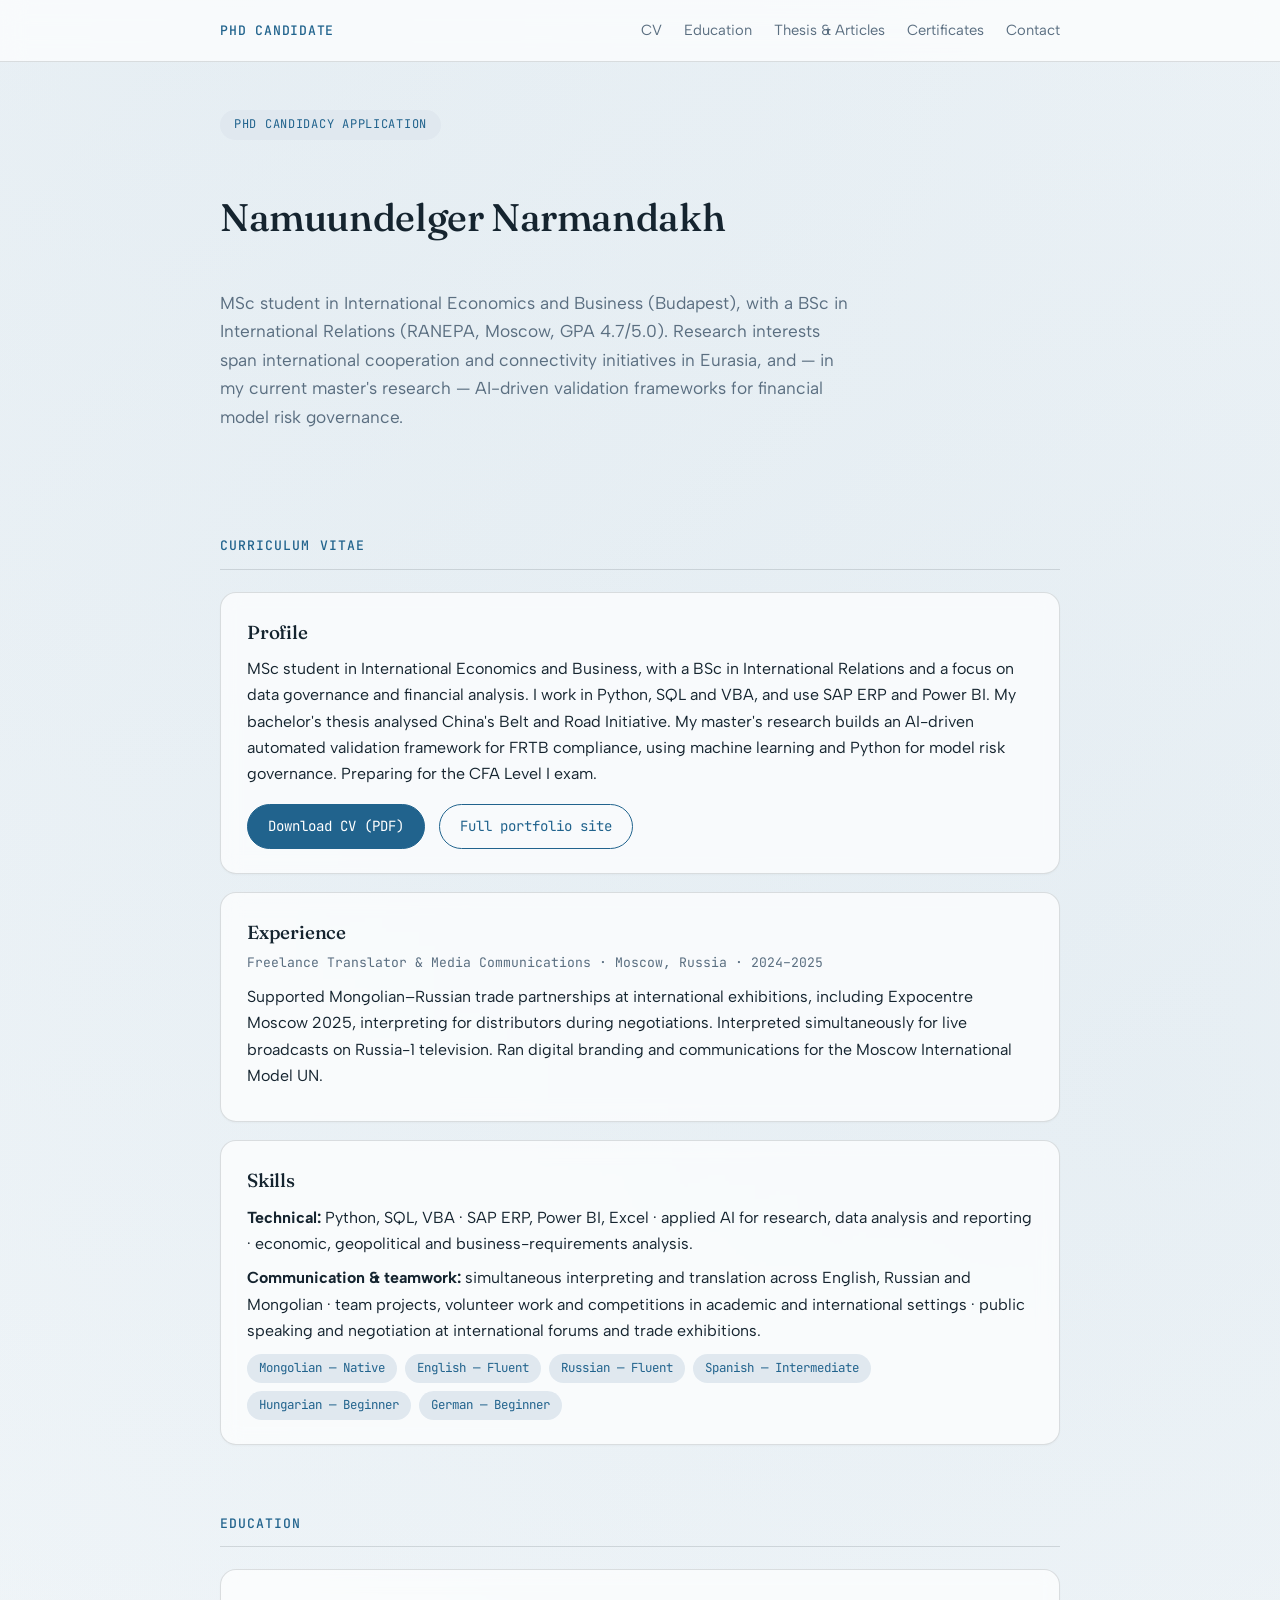
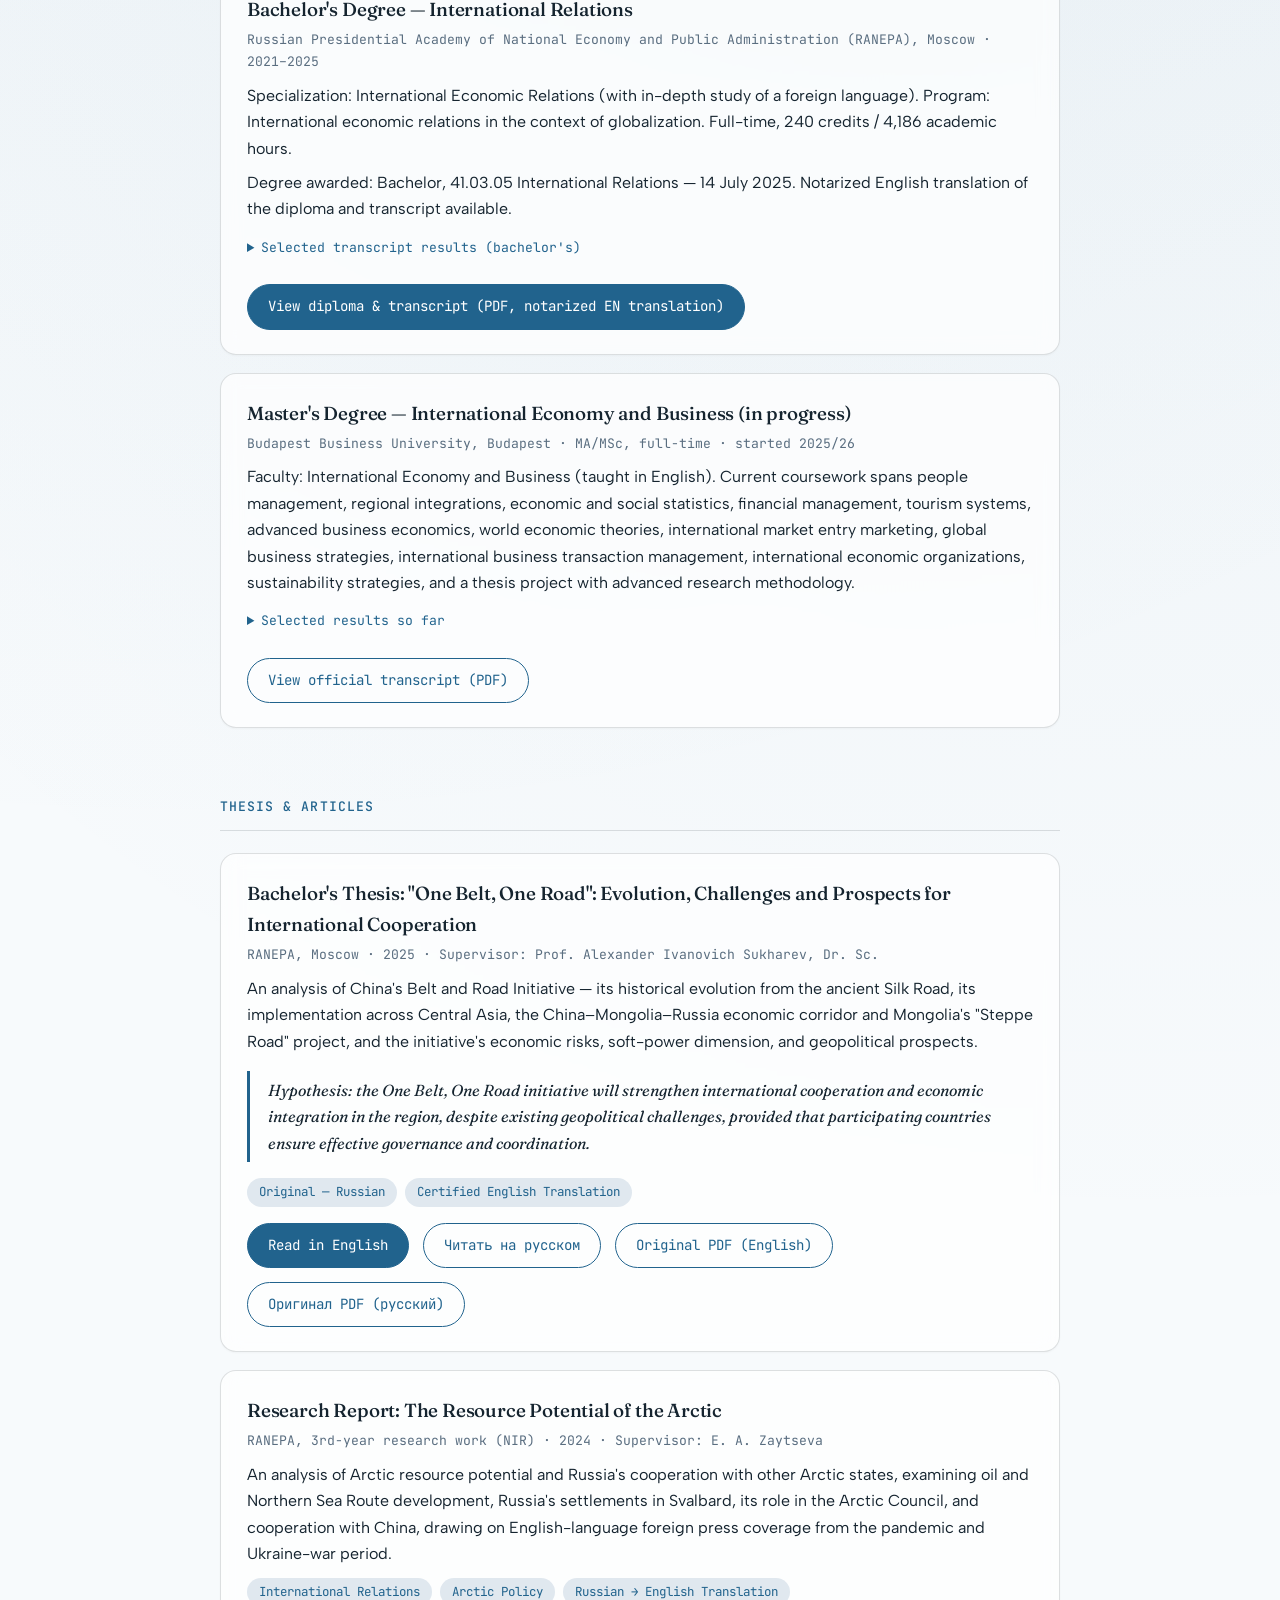
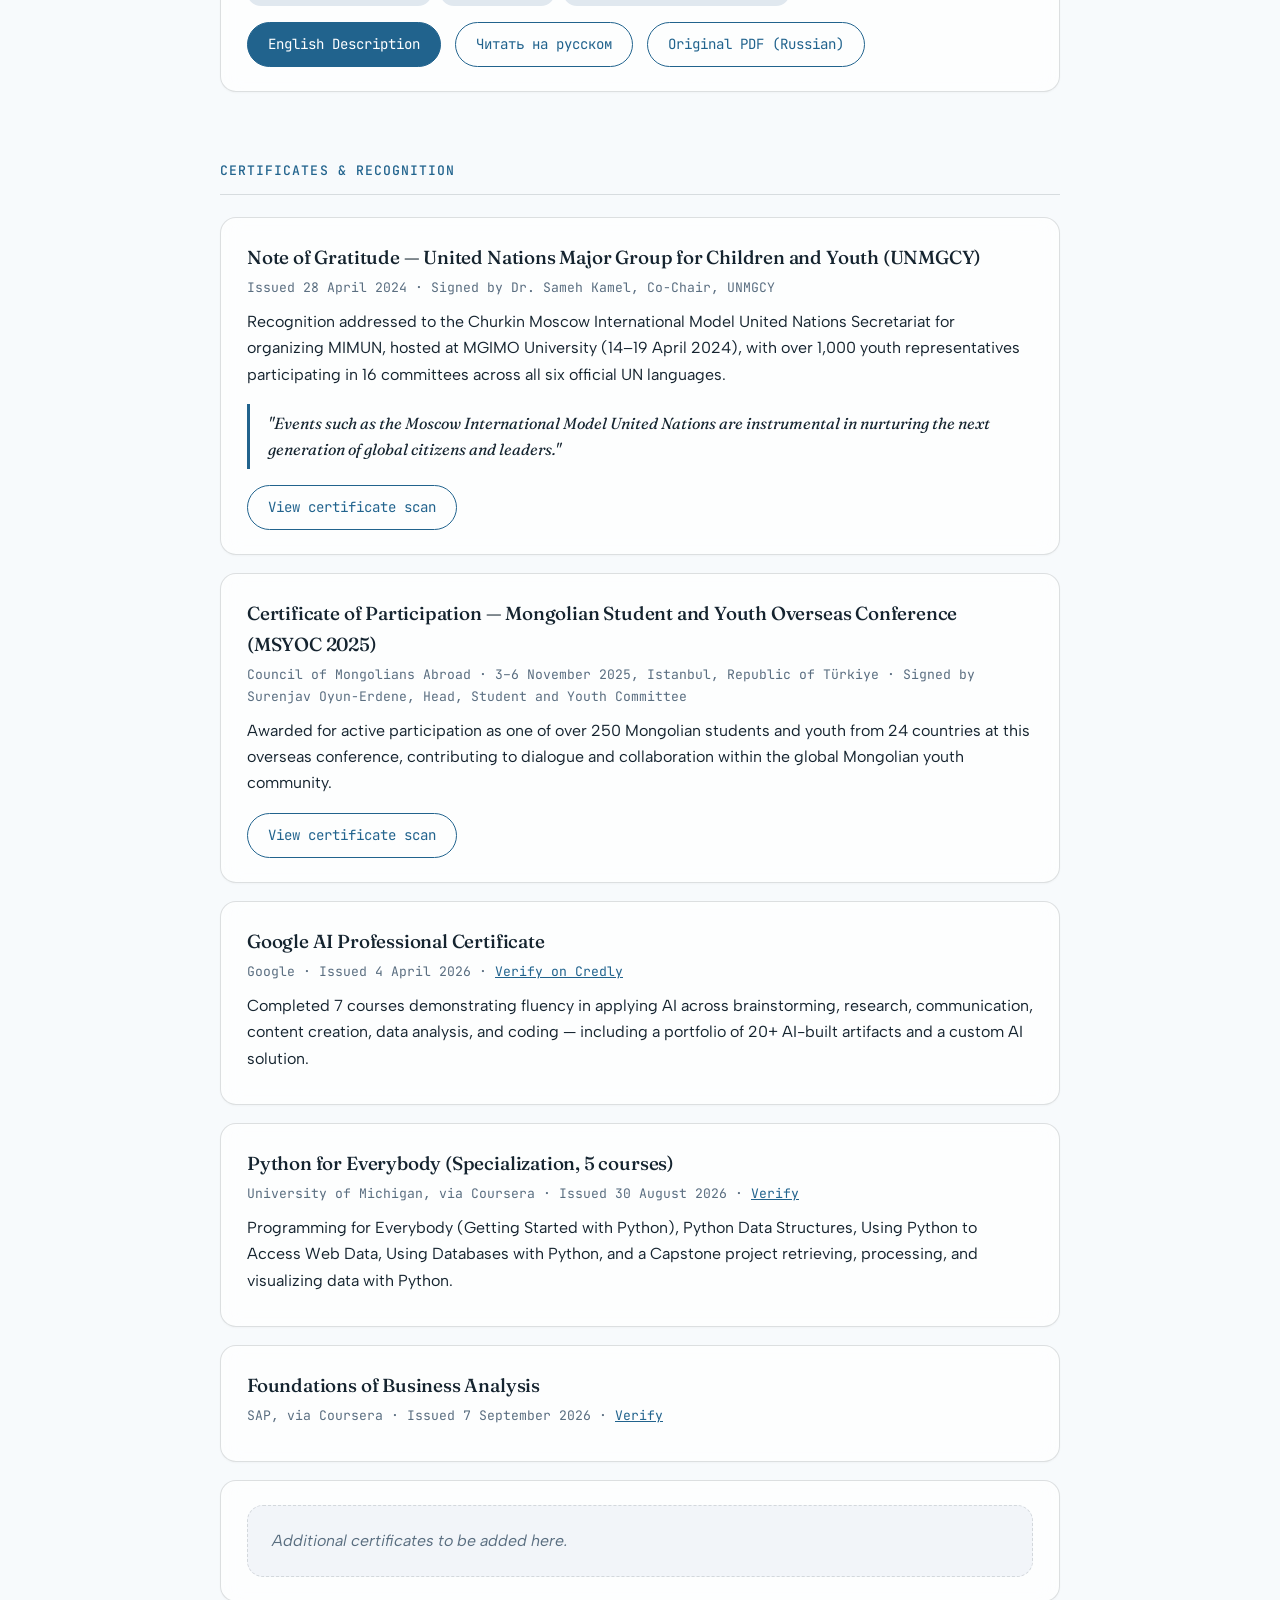
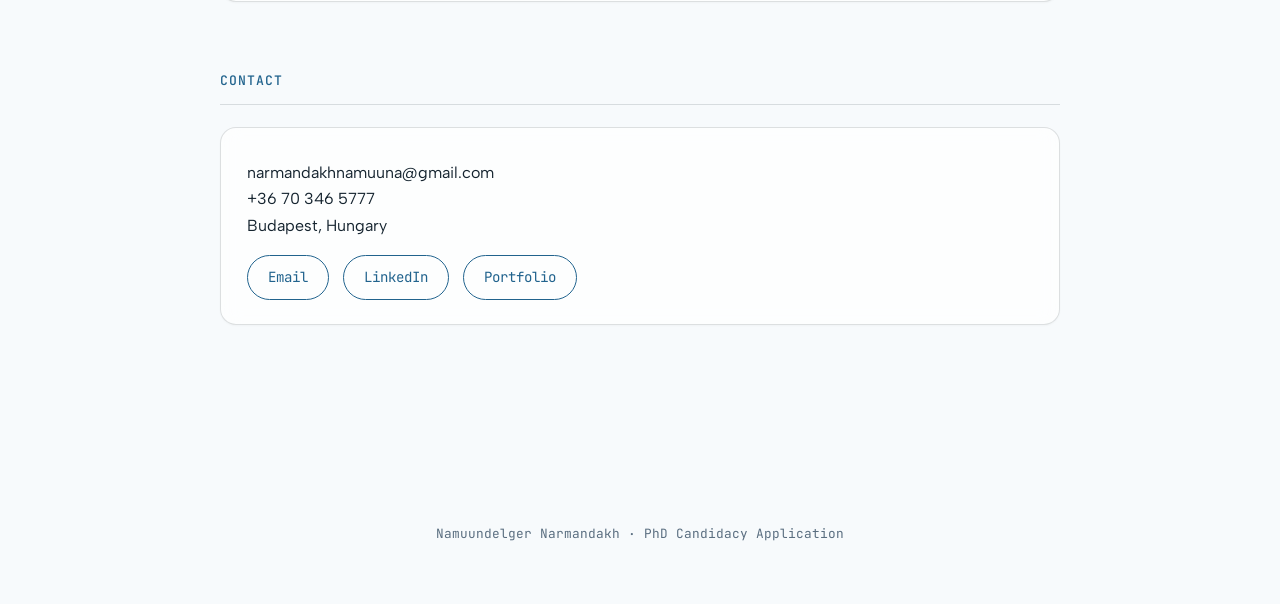
<file: index.html>
<!DOCTYPE html>
<html lang="en">
<head>
<meta charset="UTF-8">
<meta name="viewport" content="width=device-width, initial-scale=1.0">
<title>PhD Candidate — Namuundelger Narmandakh</title>
<link rel="stylesheet" href="style.css">
</head>
<body>

<header class="site">
  <nav class="site">
    <a class="brand" href="#top">PhD Candidate</a>
    <div class="links">
      <a href="#cv">CV</a>
      <a href="#education">Education</a>
      <a href="#thesis">Thesis &amp; Articles</a>
      <a href="#certificates">Certificates</a>
      <a href="#contact">Contact</a>
    </div>
  </nav>
</header>

<main id="top">

  <section id="intro">
    <div class="hero">
      <span class="tag">PhD Candidacy Application</span>
      <h1>Namuundelger Narmandakh</h1>
      <p class="subtitle">
        MSc student in International Economics and Business (Budapest), with a BSc in International Relations
        (RANEPA, Moscow, GPA 4.7/5.0). Research interests span international cooperation and connectivity
        initiatives in Eurasia, and — in my current master's research — AI-driven validation frameworks for
        financial model risk governance.
      </p>
    </div>
  </section>

  <section id="cv">
    <h2 class="section-title">Curriculum Vitae</h2>

    <div class="card">
      <h3>Profile</h3>
      <p>MSc student in International Economics and Business, with a BSc in International Relations and a focus on data governance and financial analysis. I work in Python, SQL and VBA, and use SAP ERP and Power BI. My bachelor's thesis analysed China's Belt and Road Initiative. My master's research builds an AI-driven automated validation framework for FRTB compliance, using machine learning and Python for model risk governance. Preparing for the CFA Level I exam.</p>
      <div class="doc-links">
        <a class="btn primary" href="documents/cv.pdf" target="_blank" rel="noopener">Download CV (PDF)</a>
        <a class="btn" href="https://namuundelger-nar.github.io/namuuna-portfolio/" target="_blank" rel="noopener">Full portfolio site</a>
      </div>
    </div>

    <div class="card">
      <h3>Experience</h3>
      <div class="meta">Freelance Translator &amp; Media Communications · Moscow, Russia · 2024–2025</div>
      <p>Supported Mongolian–Russian trade partnerships at international exhibitions, including Expocentre Moscow 2025, interpreting for distributors during negotiations. Interpreted simultaneously for live broadcasts on Russia-1 television. Ran digital branding and communications for the Moscow International Model UN.</p>
    </div>

    <div class="card">
      <h3>Skills</h3>
      <p><strong>Technical:</strong> Python, SQL, VBA · SAP ERP, Power BI, Excel · applied AI for research, data analysis and reporting · economic, geopolitical and business-requirements analysis.</p>
      <p><strong>Communication &amp; teamwork:</strong> simultaneous interpreting and translation across English, Russian and Mongolian · team projects, volunteer work and competitions in academic and international settings · public speaking and negotiation at international forums and trade exhibitions.</p>
      <div class="pill-list">
        <span class="pill">Mongolian — Native</span>
        <span class="pill">English — Fluent</span>
        <span class="pill">Russian — Fluent</span>
        <span class="pill">Spanish — Intermediate</span>
        <span class="pill">Hungarian — Beginner</span>
        <span class="pill">German — Beginner</span>
      </div>
    </div>
  </section>

  <section id="education">
    <h2 class="section-title">Education</h2>

    <div class="card">
      <h3>Bachelor's Degree — International Relations</h3>
      <div class="meta">Russian Presidential Academy of National Economy and Public Administration (RANEPA), Moscow · 2021–2025</div>
      <p>Specialization: International Economic Relations (with in-depth study of a foreign language). Program: International economic relations in the context of globalization. Full-time, 240 credits / 4,186 academic hours.</p>
      <p>Degree awarded: Bachelor, 41.03.05 International Relations — 14 July 2025. Notarized English translation of the diploma and transcript available.</p>

      <details class="courses">
        <summary>Selected transcript results (bachelor's)</summary>
        <div class="grade-row"><span>State exam</span><span class="grade">Excellent</span></div>
        <div class="grade-row"><span>State English language exam</span><span class="grade">Good</span></div>
        <div class="grade-row"><span>Bachelor's thesis — "One Belt, One Road": evolution, challenges, and prospects for international partnership</span><span class="grade">Good</span></div>
        <div class="grade-row"><span>International relations theory</span><span class="grade">Excellent</span></div>
        <div class="grade-row"><span>Fundamentals of international security</span><span class="grade">Excellent</span></div>
        <div class="grade-row"><span>International relations history</span><span class="grade">Excellent</span></div>
        <div class="grade-row"><span>Diplomacy theory and history</span><span class="grade">Credited</span></div>
        <div class="grade-row"><span>Global monetary and financial system</span><span class="grade">Excellent</span></div>
        <div class="grade-row"><span>International economic relations in the context of globalization</span><span class="grade">Excellent</span></div>
        <div class="grade-row"><span>Public international law</span><span class="grade">Excellent</span></div>
        <div class="grade-row"><span>Foreign economic relations of the Russian Federation in the global economy</span><span class="grade">Excellent</span></div>
        <div class="grade-row"><span>Macroeconomics</span><span class="grade">Good</span></div>
        <div class="grade-row"><span>Microeconomics</span><span class="grade">Good</span></div>
        <div class="grade-row"><span>English language</span><span class="grade">Good</span></div>
      </details>

      <div class="doc-links">
        <a class="btn primary" href="documents/bachelor-diploma-transcript.pdf" target="_blank" rel="noopener">View diploma &amp; transcript (PDF, notarized EN translation)</a>
      </div>
    </div>

    <div class="card">
      <h3>Master's Degree — International Economy and Business (in progress)</h3>
      <div class="meta">Budapest Business University, Budapest · MA/MSc, full-time · started 2025/26</div>
      <p>Faculty: International Economy and Business (taught in English). Current coursework spans people management, regional integrations, economic and social statistics, financial management, tourism systems, advanced business economics, world economic theories, international market entry marketing, global business strategies, international business transaction management, international economic organizations, sustainability strategies, and a thesis project with advanced research methodology.</p>

      <details class="courses">
        <summary>Selected results so far</summary>
        <div class="grade-row"><span>Business French 1</span><span class="grade">Distinction</span></div>
        <div class="grade-row"><span>Tourism System</span><span class="grade">Distinction</span></div>
        <div class="grade-row"><span>Marketing for International Market Entry</span><span class="grade">Distinction</span></div>
        <div class="grade-row"><span>Hungarian Language and Culture 2</span><span class="grade">Distinction</span></div>
        <div class="grade-row"><span>Short International Study Trip</span><span class="grade">Distinction</span></div>
        <div class="grade-row"><span>People Management</span><span class="grade">Good</span></div>
        <div class="grade-row"><span>Regional Integrations</span><span class="grade">Good</span></div>
        <div class="grade-row"><span>Economic and Social Statistics</span><span class="grade">Good</span></div>
        <div class="grade-row"><span>Financial Management</span><span class="grade">Good</span></div>
        <div class="grade-row"><span>Advanced Business Economics</span><span class="grade">Good</span></div>
      </details>

      <div class="doc-links">
        <a class="btn" href="documents/master-transcript.pdf" target="_blank" rel="noopener">View official transcript (PDF)</a>
      </div>
    </div>
  </section>

  <section id="thesis">
    <h2 class="section-title">Thesis &amp; Articles</h2>

    <div class="card">
      <h3>Bachelor's Thesis: "One Belt, One Road": Evolution, Challenges and Prospects for International Cooperation</h3>
      <div class="meta">RANEPA, Moscow · 2025 · Supervisor: Prof. Alexander Ivanovich Sukharev, Dr. Sc.</div>
      <p>An analysis of China's Belt and Road Initiative — its historical evolution from the ancient Silk Road, its implementation across Central Asia, the China–Mongolia–Russia economic corridor and Mongolia's "Steppe Road" project, and the initiative's economic risks, soft-power dimension, and geopolitical prospects.</p>
      <blockquote class="quote">
        Hypothesis: the One Belt, One Road initiative will strengthen international cooperation and economic integration in the region, despite existing geopolitical challenges, provided that participating countries ensure effective governance and coordination.
      </blockquote>
      <div class="pill-list">
        <span class="pill">Original — Russian</span>
        <span class="pill">Certified English Translation</span>
      </div>
      <div class="doc-links">
        <a class="btn primary" href="thesis-en.html">Read in English</a>
        <a class="btn" href="thesis-ru.html">Читать на русском</a>
        <a class="btn" href="documents/thesis-bachelor-english.pdf" target="_blank" rel="noopener">Original PDF (English)</a>
        <a class="btn" href="documents/thesis-bachelor-russian.pdf" target="_blank" rel="noopener">Оригинал PDF (русский)</a>
      </div>
    </div>

    <div class="card">
      <h3>Research Report: The Resource Potential of the Arctic</h3>
      <div class="meta">RANEPA, 3rd-year research work (NIR) · 2024 · Supervisor: E. A. Zaytseva</div>
      <p>An analysis of Arctic resource potential and Russia's cooperation with other Arctic states, examining oil and Northern Sea Route development, Russia's settlements in Svalbard, its role in the Arctic Council, and cooperation with China, drawing on English-language foreign press coverage from the pandemic and Ukraine-war period.</p>
      <div class="pill-list">
        <span class="pill">International Relations</span>
        <span class="pill">Arctic Policy</span>
        <span class="pill">Russian → English Translation</span>
      </div>
      <div class="doc-links">
        <a class="btn primary" href="article-arctic-en.html">English Description</a>
        <a class="btn" href="article-arctic-ru.html">Читать на русском</a>
        <a class="btn" href="documents/article-arctic-russian.pdf" target="_blank" rel="noopener">Original PDF (Russian)</a>
      </div>
    </div>
  </section>

  <section id="certificates">
    <h2 class="section-title">Certificates &amp; Recognition</h2>

    <div class="card">
      <h3>Note of Gratitude — United Nations Major Group for Children and Youth (UNMGCY)</h3>
      <div class="meta">Issued 28 April 2024 · Signed by Dr. Sameh Kamel, Co-Chair, UNMGCY</div>
      <p>Recognition addressed to the Churkin Moscow International Model United Nations Secretariat for organizing MIMUN, hosted at MGIMO University (14–19 April 2024), with over 1,000 youth representatives participating in 16 committees across all six official UN languages.</p>
      <blockquote class="quote">
        "Events such as the Moscow International Model United Nations are instrumental in nurturing the next generation of global citizens and leaders."
      </blockquote>
      <div class="doc-links">
        <a class="btn" href="documents/certificate-un-mgcy.jpeg" target="_blank" rel="noopener">View certificate scan</a>
      </div>
    </div>

    <div class="card">
      <h3>Certificate of Participation — Mongolian Student and Youth Overseas Conference (MSYOC 2025)</h3>
      <div class="meta">Council of Mongolians Abroad · 3–6 November 2025, Istanbul, Republic of Türkiye · Signed by Surenjav Oyun-Erdene, Head, Student and Youth Committee</div>
      <p>Awarded for active participation as one of over 250 Mongolian students and youth from 24 countries at this overseas conference, contributing to dialogue and collaboration within the global Mongolian youth community.</p>
      <div class="doc-links">
        <a class="btn" href="documents/certificate-msyoc.jpeg" target="_blank" rel="noopener">View certificate scan</a>
      </div>
    </div>

    <div class="card">
      <h3>Google AI Professional Certificate</h3>
      <div class="meta">Google · Issued 4 April 2026 · <a href="https://www.credly.com/badges/3c840d97-50ba-4e13-8a5b-e2792e243e48" target="_blank" rel="noopener">Verify on Credly</a></div>
      <p>Completed 7 courses demonstrating fluency in applying AI across brainstorming, research, communication, content creation, data analysis, and coding — including a portfolio of 20+ AI-built artifacts and a custom AI solution.</p>
    </div>

    <div class="card">
      <h3>Python for Everybody (Specialization, 5 courses)</h3>
      <div class="meta">University of Michigan, via Coursera · Issued 30 August 2026 · <a href="https://coursera.org/verify/specialization/KN868US6DROI" target="_blank" rel="noopener">Verify</a></div>
      <p>Programming for Everybody (Getting Started with Python), Python Data Structures, Using Python to Access Web Data, Using Databases with Python, and a Capstone project retrieving, processing, and visualizing data with Python.</p>
    </div>

    <div class="card">
      <h3>Foundations of Business Analysis</h3>
      <div class="meta">SAP, via Coursera · Issued 7 September 2026 · <a href="https://coursera.org/verify/I5CQJOSL0JWA" target="_blank" rel="noopener">Verify</a></div>
    </div>

    <div class="card">
      <div class="placeholder">
        Additional certificates to be added here.
      </div>
    </div>
  </section>

  <section id="contact">
    <h2 class="section-title">Contact</h2>
    <div class="card">
      <p>narmandakhnamuuna@gmail.com<br>
      +36 70 346 5777<br>
      Budapest, Hungary</p>
      <div class="doc-links">
        <a class="btn" href="mailto:narmandakhnamuuna@gmail.com">Email</a>
        <a class="btn" href="https://www.linkedin.com/in/namuundelger/" target="_blank" rel="noopener">LinkedIn</a>
        <a class="btn" href="https://namuundelger-nar.github.io/namuuna-portfolio/" target="_blank" rel="noopener">Portfolio</a>
      </div>
    </div>
  </section>

</main>

<footer class="site">
  Namuundelger Narmandakh · PhD Candidacy Application
</footer>

</body>
</html>
</file>
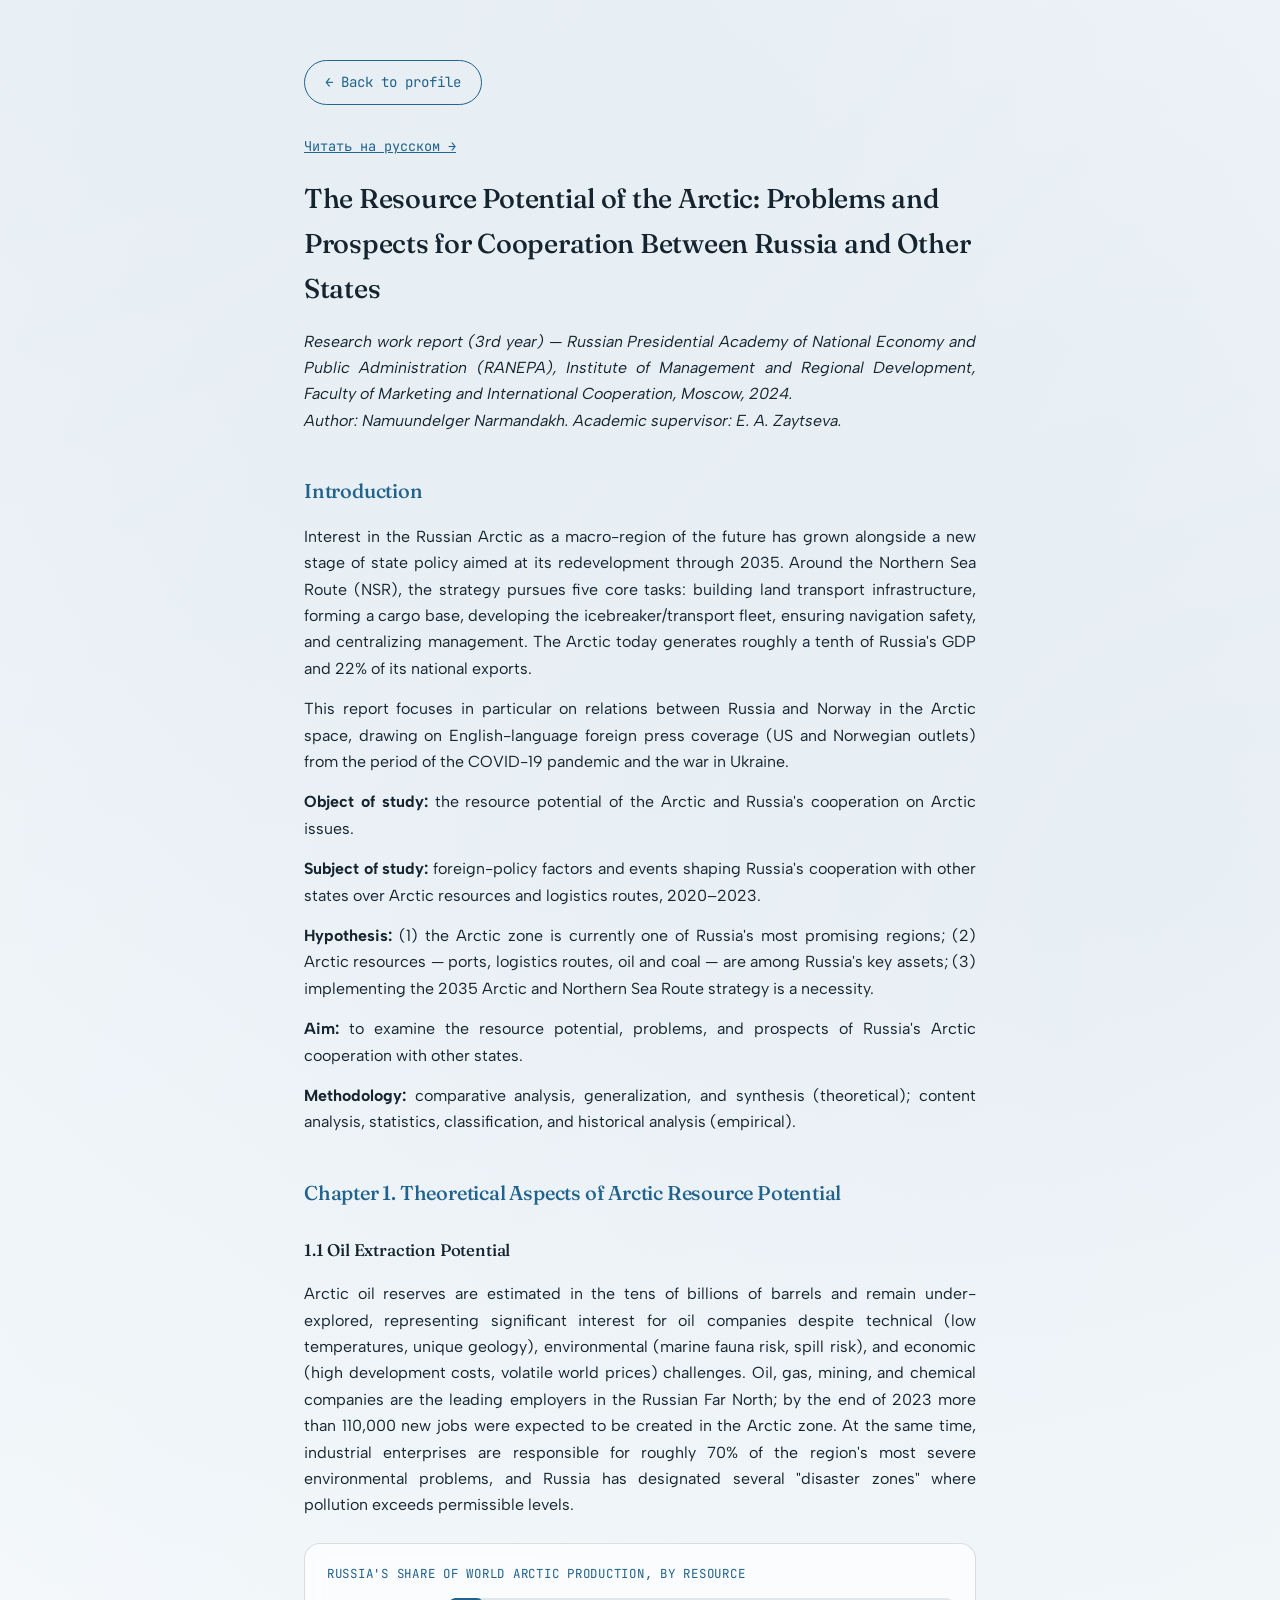
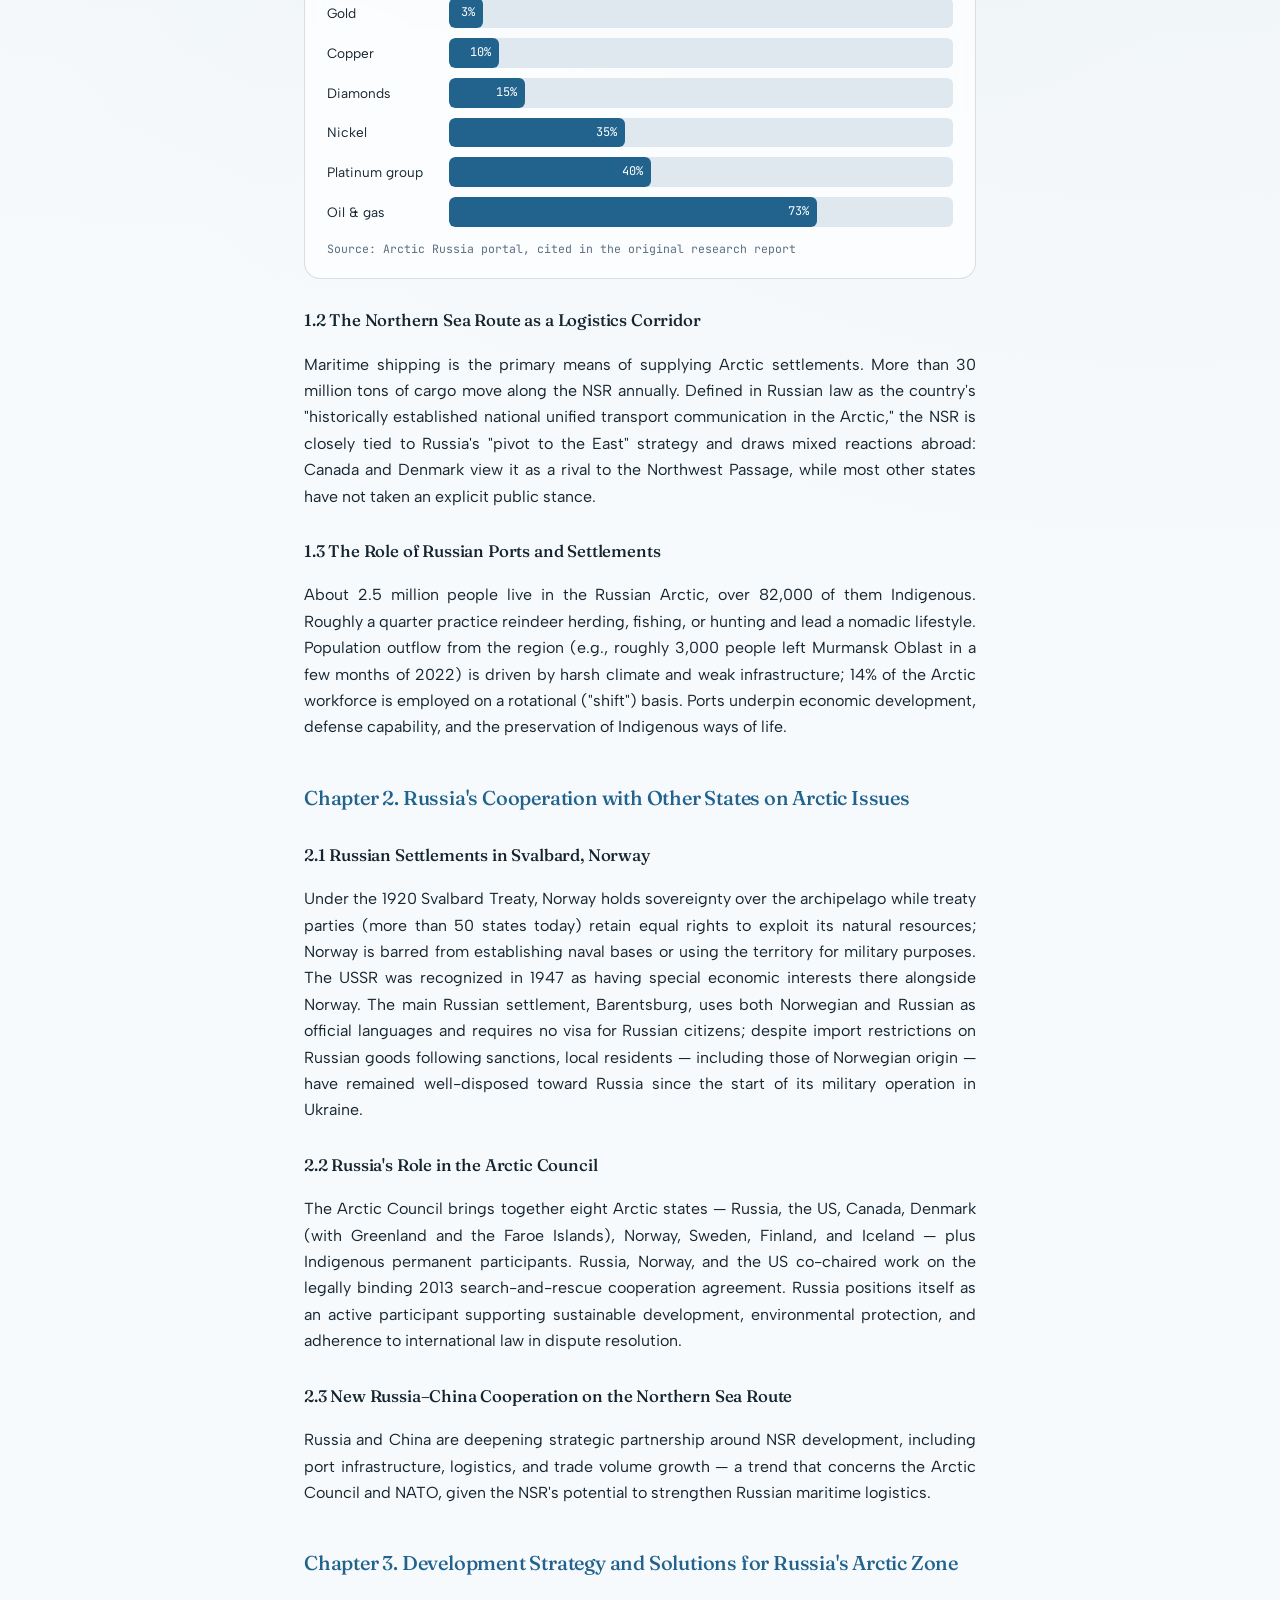
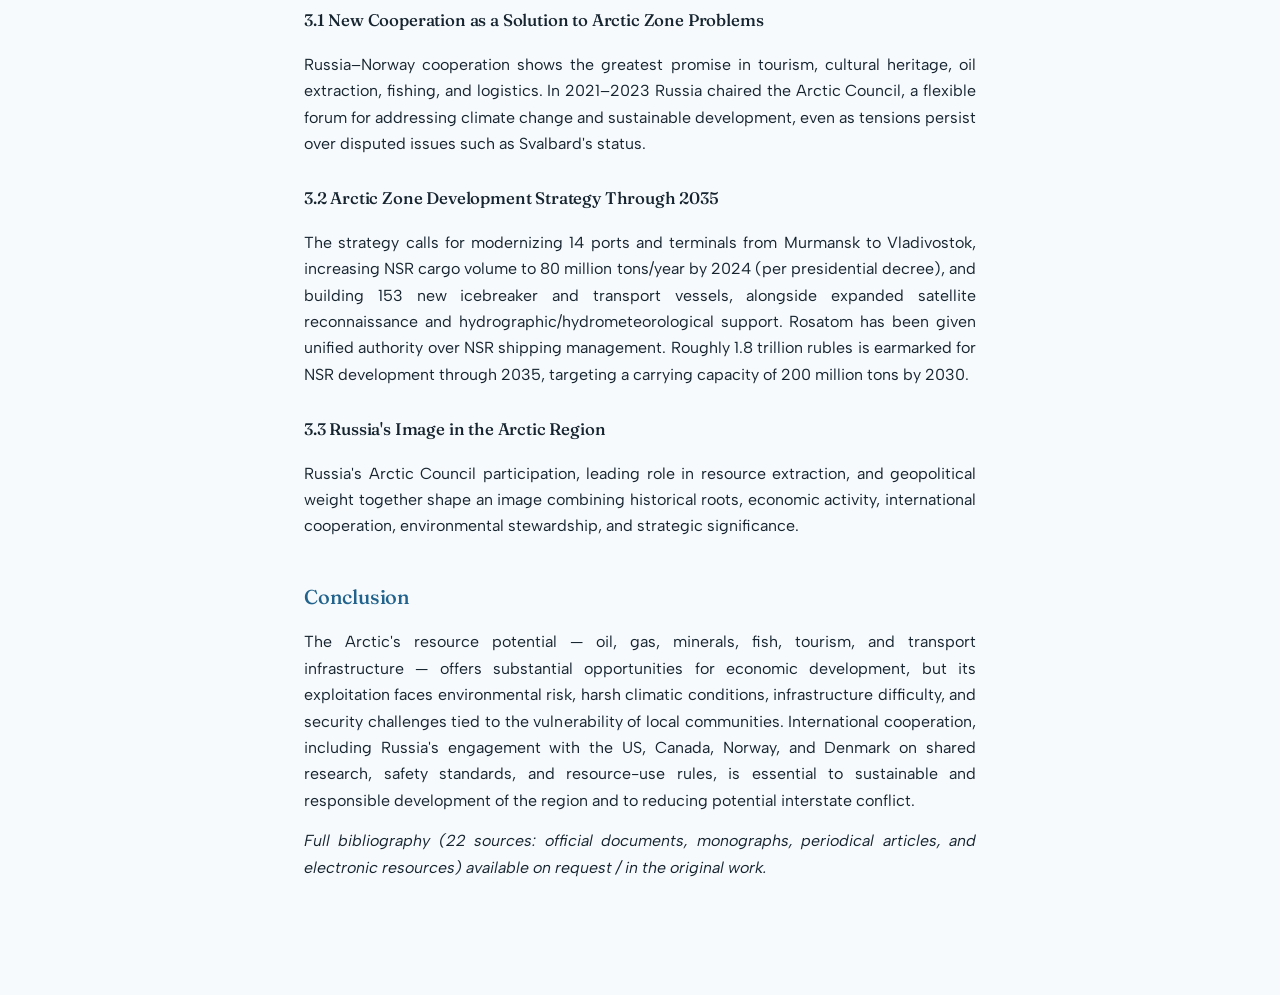
<file: article-arctic-en.html>
<!DOCTYPE html>
<html lang="en">
<head>
<meta charset="UTF-8">
<meta name="viewport" content="width=device-width, initial-scale=1.0">
<title>Research Report: Arctic Resource Potential (English) — Namuundelger Narmandakh</title>
<link rel="stylesheet" href="style.css">
</head>
<body>
<div class="thesis-doc">
  <a class="back-link btn" href="index.html#thesis">&larr; Back to profile</a>
  <div class="lang-switch"><a href="article-arctic-ru.html">Читать на русском →</a></div>

  <h1>The Resource Potential of the Arctic: Problems and Prospects for Cooperation Between Russia and Other States</h1>
  <p><em>Research work report (3rd year) — Russian Presidential Academy of National Economy and Public Administration (RANEPA), Institute of Management and Regional Development, Faculty of Marketing and International Cooperation, Moscow, 2024.<br>
  Author: Namuundelger Narmandakh. Academic supervisor: E. A. Zaytseva.</em></p>

  <h2>Introduction</h2>
  <p>Interest in the Russian Arctic as a macro-region of the future has grown alongside a new stage of state policy aimed at its redevelopment through 2035. Around the Northern Sea Route (NSR), the strategy pursues five core tasks: building land transport infrastructure, forming a cargo base, developing the icebreaker/transport fleet, ensuring navigation safety, and centralizing management. The Arctic today generates roughly a tenth of Russia's GDP and 22% of its national exports.</p>
  <p>This report focuses in particular on relations between Russia and Norway in the Arctic space, drawing on English-language foreign press coverage (US and Norwegian outlets) from the period of the COVID-19 pandemic and the war in Ukraine.</p>

  <p><strong>Object of study:</strong> the resource potential of the Arctic and Russia's cooperation on Arctic issues.</p>
  <p><strong>Subject of study:</strong> foreign-policy factors and events shaping Russia's cooperation with other states over Arctic resources and logistics routes, 2020–2023.</p>
  <p><strong>Hypothesis:</strong> (1) the Arctic zone is currently one of Russia's most promising regions; (2) Arctic resources — ports, logistics routes, oil and coal — are among Russia's key assets; (3) implementing the 2035 Arctic and Northern Sea Route strategy is a necessity.</p>
  <p><strong>Aim:</strong> to examine the resource potential, problems, and prospects of Russia's Arctic cooperation with other states.</p>
  <p><strong>Methodology:</strong> comparative analysis, generalization, and synthesis (theoretical); content analysis, statistics, classification, and historical analysis (empirical).</p>

  <h2>Chapter 1. Theoretical Aspects of Arctic Resource Potential</h2>
  <h3>1.1 Oil Extraction Potential</h3>
  <p>Arctic oil reserves are estimated in the tens of billions of barrels and remain under-explored, representing significant interest for oil companies despite technical (low temperatures, unique geology), environmental (marine fauna risk, spill risk), and economic (high development costs, volatile world prices) challenges. Oil, gas, mining, and chemical companies are the leading employers in the Russian Far North; by the end of 2023 more than 110,000 new jobs were expected to be created in the Arctic zone. At the same time, industrial enterprises are responsible for roughly 70% of the region's most severe environmental problems, and Russia has designated several "disaster zones" where pollution exceeds permissible levels.</p>

  <figure class="infographic">
    <figcaption class="infographic-title">Russia's share of world Arctic production, by resource</figcaption>
    <div class="bar-chart">
      <div class="bar-row"><span class="bar-label">Gold</span><div class="bar-track"><div class="bar-fill" style="width:3%">3%</div></div></div>
      <div class="bar-row"><span class="bar-label">Copper</span><div class="bar-track"><div class="bar-fill" style="width:10%">10%</div></div></div>
      <div class="bar-row"><span class="bar-label">Diamonds</span><div class="bar-track"><div class="bar-fill" style="width:15%">15%</div></div></div>
      <div class="bar-row"><span class="bar-label">Nickel</span><div class="bar-track"><div class="bar-fill" style="width:35%">35%</div></div></div>
      <div class="bar-row"><span class="bar-label">Platinum group</span><div class="bar-track"><div class="bar-fill" style="width:40%">40%</div></div></div>
      <div class="bar-row"><span class="bar-label">Oil &amp; gas</span><div class="bar-track"><div class="bar-fill" style="width:73%">73%</div></div></div>
    </div>
    <figcaption class="infographic-source">Source: Arctic Russia portal, cited in the original research report</figcaption>
  </figure>

  <h3>1.2 The Northern Sea Route as a Logistics Corridor</h3>
  <p>Maritime shipping is the primary means of supplying Arctic settlements. More than 30 million tons of cargo move along the NSR annually. Defined in Russian law as the country's "historically established national unified transport communication in the Arctic," the NSR is closely tied to Russia's "pivot to the East" strategy and draws mixed reactions abroad: Canada and Denmark view it as a rival to the Northwest Passage, while most other states have not taken an explicit public stance.</p>

  <h3>1.3 The Role of Russian Ports and Settlements</h3>
  <p>About 2.5 million people live in the Russian Arctic, over 82,000 of them Indigenous. Roughly a quarter practice reindeer herding, fishing, or hunting and lead a nomadic lifestyle. Population outflow from the region (e.g., roughly 3,000 people left Murmansk Oblast in a few months of 2022) is driven by harsh climate and weak infrastructure; 14% of the Arctic workforce is employed on a rotational ("shift") basis. Ports underpin economic development, defense capability, and the preservation of Indigenous ways of life.</p>

  <h2>Chapter 2. Russia's Cooperation with Other States on Arctic Issues</h2>
  <h3>2.1 Russian Settlements in Svalbard, Norway</h3>
  <p>Under the 1920 Svalbard Treaty, Norway holds sovereignty over the archipelago while treaty parties (more than 50 states today) retain equal rights to exploit its natural resources; Norway is barred from establishing naval bases or using the territory for military purposes. The USSR was recognized in 1947 as having special economic interests there alongside Norway. The main Russian settlement, Barentsburg, uses both Norwegian and Russian as official languages and requires no visa for Russian citizens; despite import restrictions on Russian goods following sanctions, local residents — including those of Norwegian origin — have remained well-disposed toward Russia since the start of its military operation in Ukraine.</p>

  <h3>2.2 Russia's Role in the Arctic Council</h3>
  <p>The Arctic Council brings together eight Arctic states — Russia, the US, Canada, Denmark (with Greenland and the Faroe Islands), Norway, Sweden, Finland, and Iceland — plus Indigenous permanent participants. Russia, Norway, and the US co-chaired work on the legally binding 2013 search-and-rescue cooperation agreement. Russia positions itself as an active participant supporting sustainable development, environmental protection, and adherence to international law in dispute resolution.</p>

  <h3>2.3 New Russia–China Cooperation on the Northern Sea Route</h3>
  <p>Russia and China are deepening strategic partnership around NSR development, including port infrastructure, logistics, and trade volume growth — a trend that concerns the Arctic Council and NATO, given the NSR's potential to strengthen Russian maritime logistics.</p>

  <h2>Chapter 3. Development Strategy and Solutions for Russia's Arctic Zone</h2>
  <h3>3.1 New Cooperation as a Solution to Arctic Zone Problems</h3>
  <p>Russia–Norway cooperation shows the greatest promise in tourism, cultural heritage, oil extraction, fishing, and logistics. In 2021–2023 Russia chaired the Arctic Council, a flexible forum for addressing climate change and sustainable development, even as tensions persist over disputed issues such as Svalbard's status.</p>

  <h3>3.2 Arctic Zone Development Strategy Through 2035</h3>
  <p>The strategy calls for modernizing 14 ports and terminals from Murmansk to Vladivostok, increasing NSR cargo volume to 80 million tons/year by 2024 (per presidential decree), and building 153 new icebreaker and transport vessels, alongside expanded satellite reconnaissance and hydrographic/hydrometeorological support. Rosatom has been given unified authority over NSR shipping management. Roughly 1.8 trillion rubles is earmarked for NSR development through 2035, targeting a carrying capacity of 200 million tons by 2030.</p>

  <h3>3.3 Russia's Image in the Arctic Region</h3>
  <p>Russia's Arctic Council participation, leading role in resource extraction, and geopolitical weight together shape an image combining historical roots, economic activity, international cooperation, environmental stewardship, and strategic significance.</p>

  <h2>Conclusion</h2>
  <p>The Arctic's resource potential — oil, gas, minerals, fish, tourism, and transport infrastructure — offers substantial opportunities for economic development, but its exploitation faces environmental risk, harsh climatic conditions, infrastructure difficulty, and security challenges tied to the vulnerability of local communities. International cooperation, including Russia's engagement with the US, Canada, Norway, and Denmark on shared research, safety standards, and resource-use rules, is essential to sustainable and responsible development of the region and to reducing potential interstate conflict.</p>

  <p><em>Full bibliography (22 sources: official documents, monographs, periodical articles, and electronic resources) available on request / in the original work.</em></p>

</div>
</body>
</html>
</file>
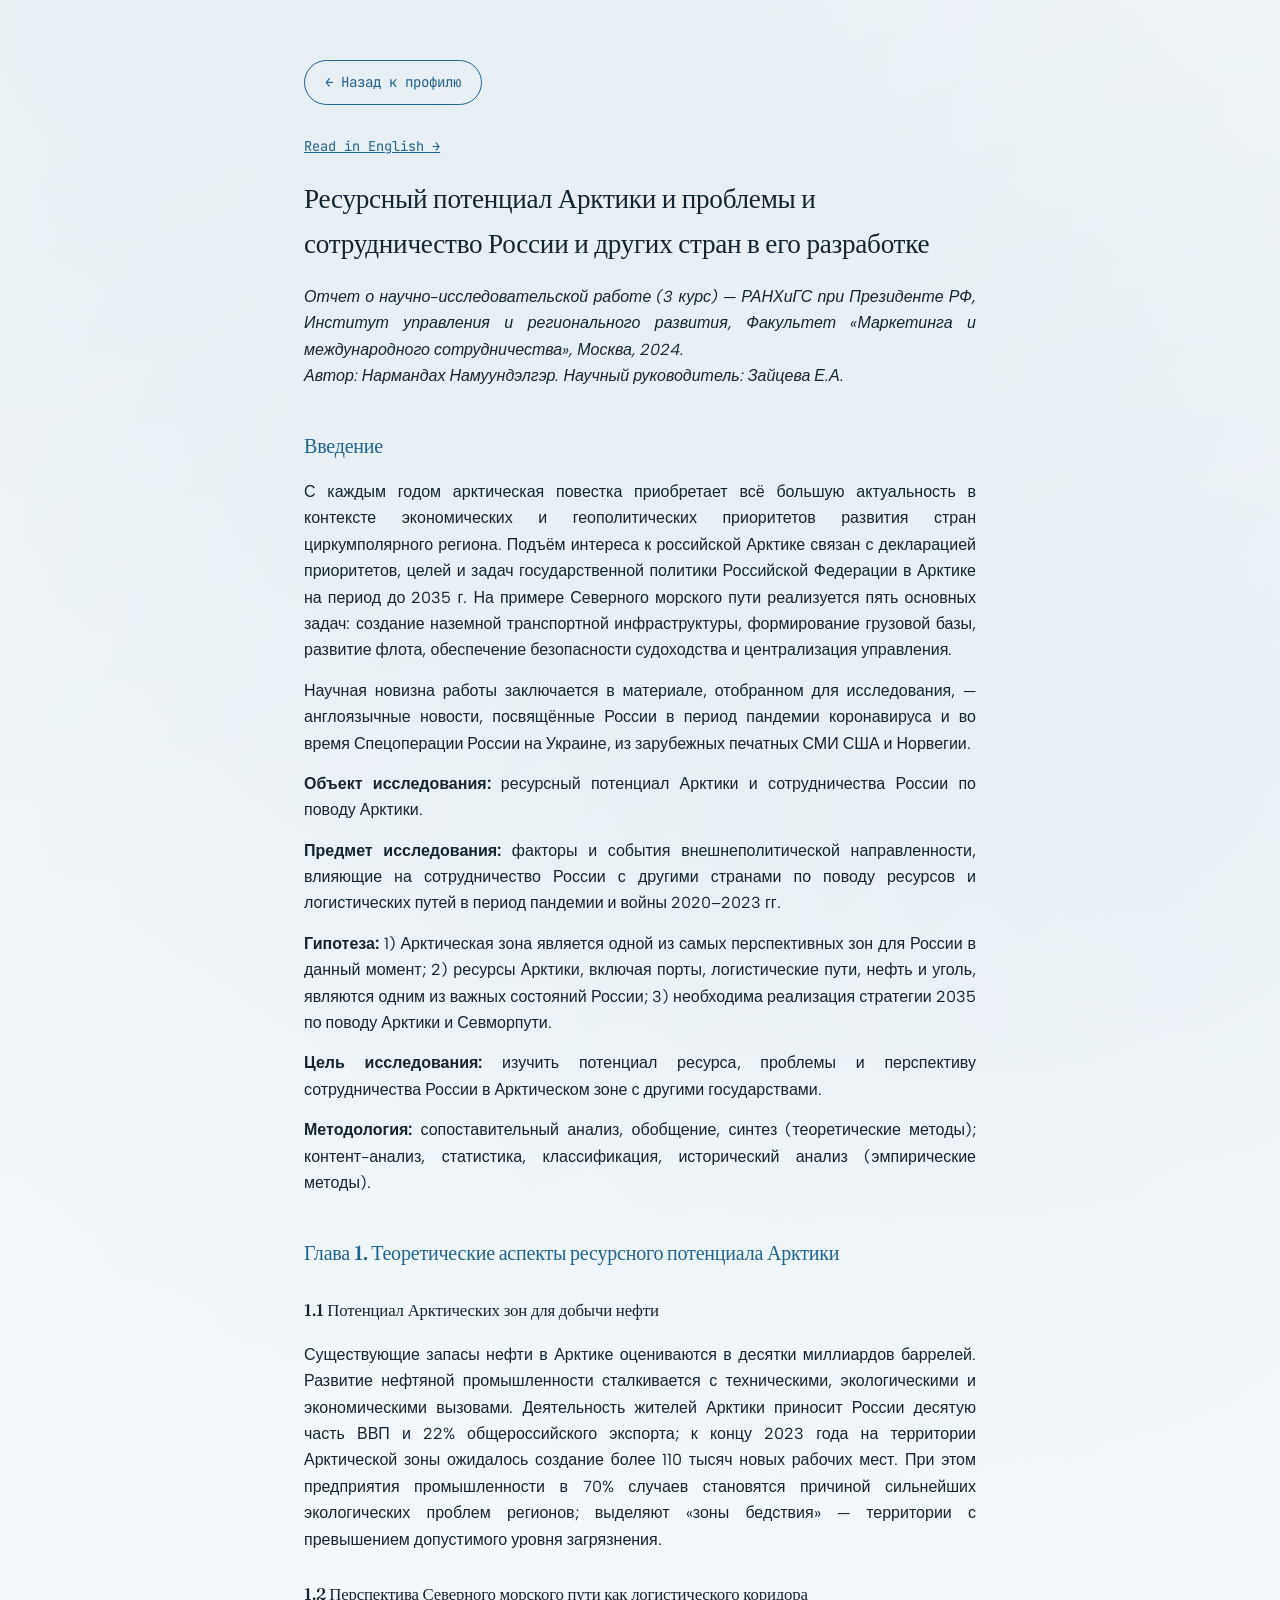
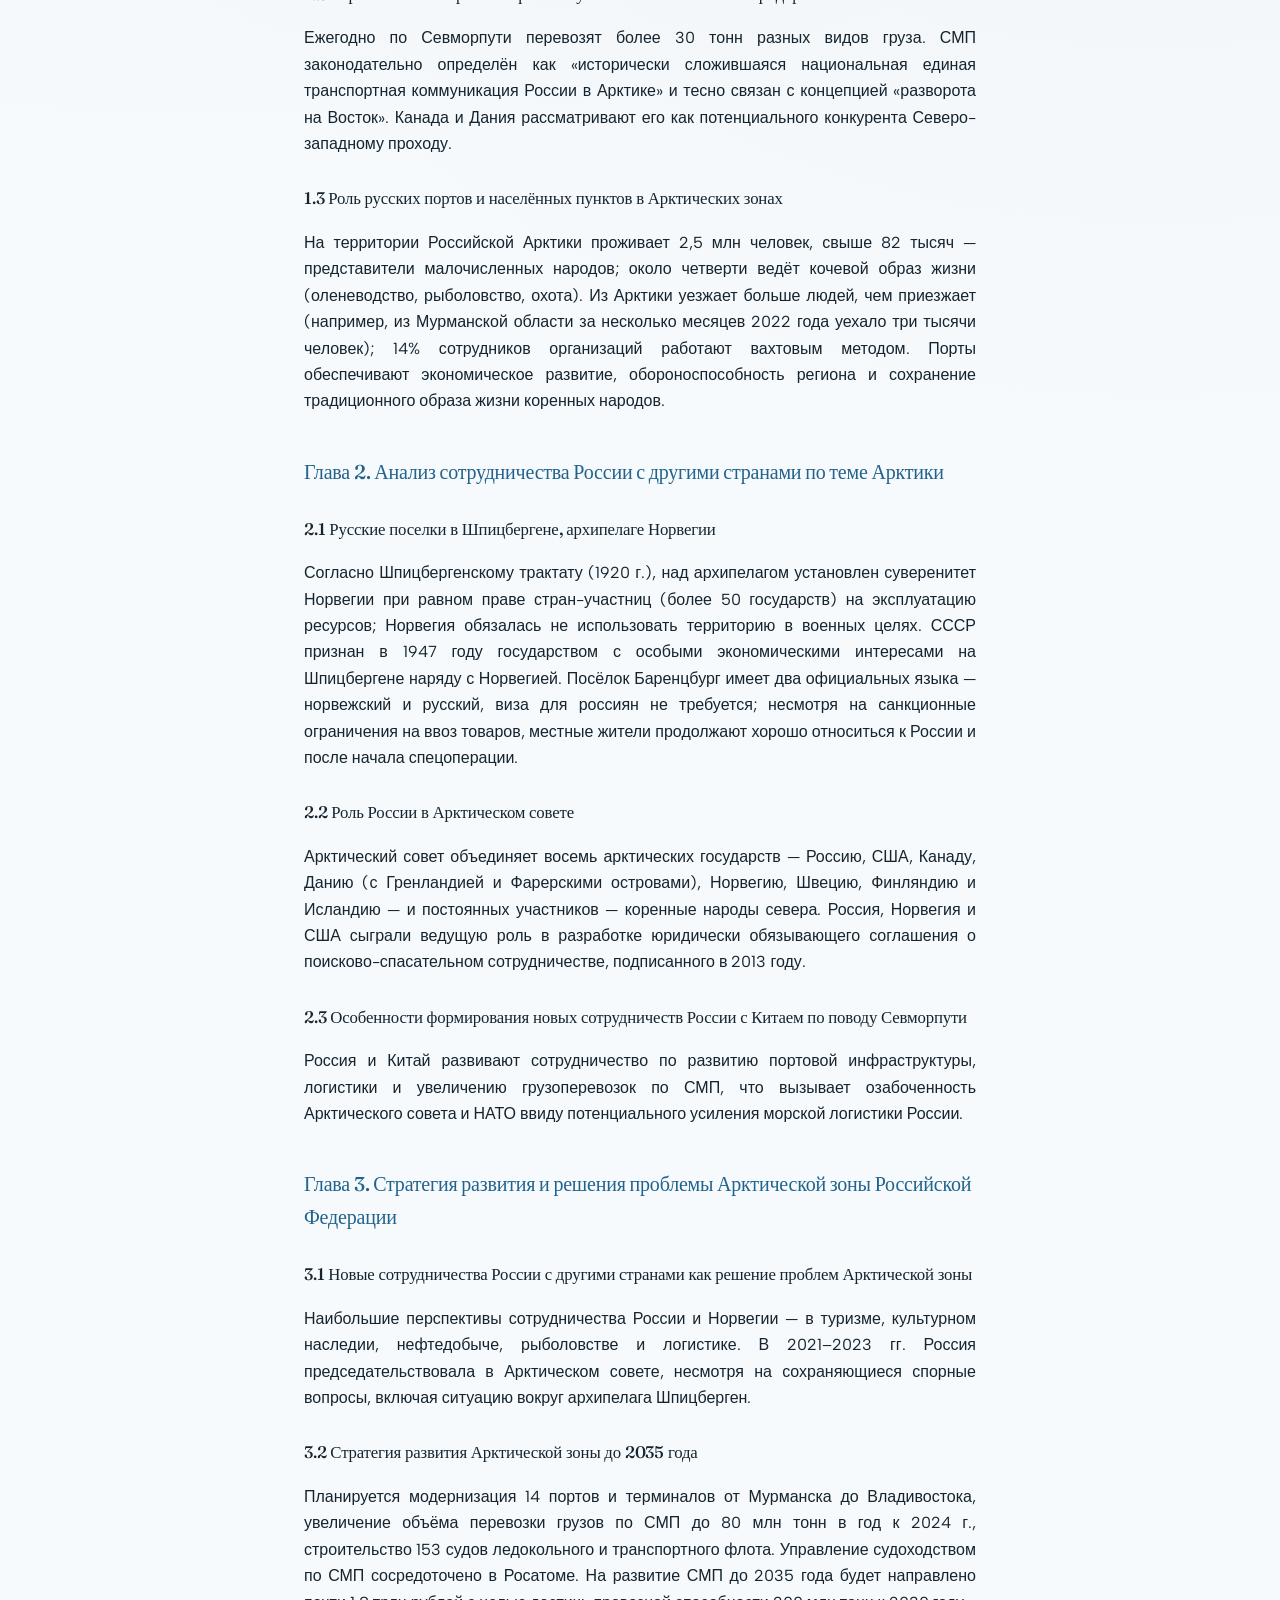
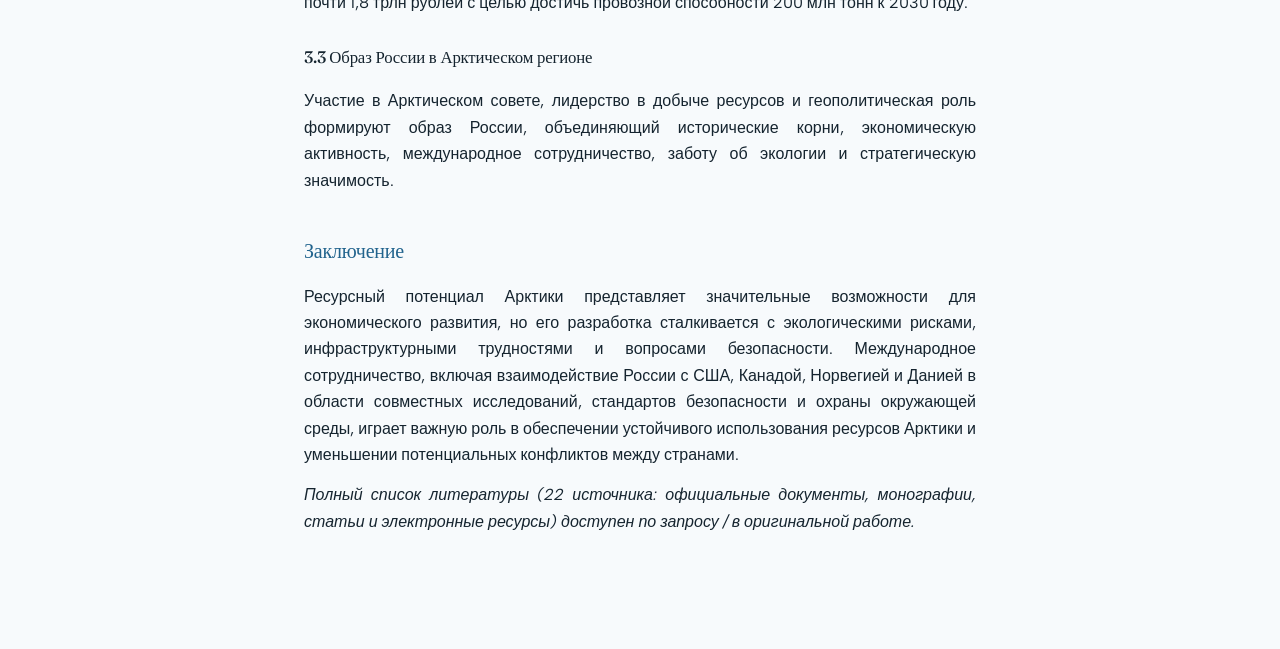
<file: article-arctic-ru.html>
<!DOCTYPE html>
<html lang="ru">
<head>
<meta charset="UTF-8">
<meta name="viewport" content="width=device-width, initial-scale=1.0">
<title>Отчет о НИР: Ресурсный потенциал Арктики — Нармандах Намуундэлгэр</title>
<link rel="stylesheet" href="style.css">
</head>
<body>
<div class="thesis-doc">
  <a class="back-link btn" href="index.html#thesis">&larr; Назад к профилю</a>
  <div class="lang-switch"><a href="article-arctic-en.html">Read in English →</a></div>

  <h1>Ресурсный потенциал Арктики и проблемы и сотрудничество России и других стран в его разработке</h1>
  <p><em>Отчет о научно-исследовательской работе (3 курс) — РАНХиГС при Президенте РФ, Институт управления и регионального развития, Факультет «Маркетинга и международного сотрудничества», Москва, 2024.<br>
  Автор: Нармандах Намуундэлгэр. Научный руководитель: Зайцева Е.А.</em></p>

  <h2>Введение</h2>
  <p>С каждым годом арктическая повестка приобретает всё большую актуальность в контексте экономических и геополитических приоритетов развития стран циркумполярного региона. Подъём интереса к российской Арктике связан с декларацией приоритетов, целей и задач государственной политики Российской Федерации в Арктике на период до 2035 г. На примере Северного морского пути реализуется пять основных задач: создание наземной транспортной инфраструктуры, формирование грузовой базы, развитие флота, обеспечение безопасности судоходства и централизация управления.</p>
  <p>Научная новизна работы заключается в материале, отобранном для исследования, — англоязычные новости, посвящённые России в период пандемии коронавируса и во время Спецоперации России на Украине, из зарубежных печатных СМИ США и Норвегии.</p>

  <p><strong>Объект исследования:</strong> ресурсный потенциал Арктики и сотрудничества России по поводу Арктики.</p>
  <p><strong>Предмет исследования:</strong> факторы и события внешнеполитической направленности, влияющие на сотрудничество России с другими странами по поводу ресурсов и логистических путей в период пандемии и войны 2020–2023 гг.</p>
  <p><strong>Гипотеза:</strong> 1) Арктическая зона является одной из самых перспективных зон для России в данный момент; 2) ресурсы Арктики, включая порты, логистические пути, нефть и уголь, являются одним из важных состояний России; 3) необходима реализация стратегии 2035 по поводу Арктики и Севморпути.</p>
  <p><strong>Цель исследования:</strong> изучить потенциал ресурса, проблемы и перспективу сотрудничества России в Арктическом зоне с другими государствами.</p>
  <p><strong>Методология:</strong> сопоставительный анализ, обобщение, синтез (теоретические методы); контент-анализ, статистика, классификация, исторический анализ (эмпирические методы).</p>

  <h2>Глава 1. Теоретические аспекты ресурсного потенциала Арктики</h2>
  <h3>1.1 Потенциал Арктических зон для добычи нефти</h3>
  <p>Существующие запасы нефти в Арктике оцениваются в десятки миллиардов баррелей. Развитие нефтяной промышленности сталкивается с техническими, экологическими и экономическими вызовами. Деятельность жителей Арктики приносит России десятую часть ВВП и 22% общероссийского экспорта; к концу 2023 года на территории Арктической зоны ожидалось создание более 110 тысяч новых рабочих мест. При этом предприятия промышленности в 70% случаев становятся причиной сильнейших экологических проблем регионов; выделяют «зоны бедствия» — территории с превышением допустимого уровня загрязнения.</p>

  <h3>1.2 Перспектива Северного морского пути как логистического коридора</h3>
  <p>Ежегодно по Севморпути перевозят более 30 тонн разных видов груза. СМП законодательно определён как «исторически сложившаяся национальная единая транспортная коммуникация России в Арктике» и тесно связан с концепцией «разворота на Восток». Канада и Дания рассматривают его как потенциального конкурента Северо-западному проходу.</p>

  <h3>1.3 Роль русских портов и населённых пунктов в Арктических зонах</h3>
  <p>На территории Российской Арктики проживает 2,5 млн человек, свыше 82 тысяч — представители малочисленных народов; около четверти ведёт кочевой образ жизни (оленеводство, рыболовство, охота). Из Арктики уезжает больше людей, чем приезжает (например, из Мурманской области за несколько месяцев 2022 года уехало три тысячи человек); 14% сотрудников организаций работают вахтовым методом. Порты обеспечивают экономическое развитие, обороноспособность региона и сохранение традиционного образа жизни коренных народов.</p>

  <h2>Глава 2. Анализ сотрудничества России с другими странами по теме Арктики</h2>
  <h3>2.1 Русские поселки в Шпицбергене, архипелаге Норвегии</h3>
  <p>Согласно Шпицбергенскому трактату (1920 г.), над архипелагом установлен суверенитет Норвегии при равном праве стран-участниц (более 50 государств) на эксплуатацию ресурсов; Норвегия обязалась не использовать территорию в военных целях. СССР признан в 1947 году государством с особыми экономическими интересами на Шпицбергене наряду с Норвегией. Посёлок Баренцбург имеет два официальных языка — норвежский и русский, виза для россиян не требуется; несмотря на санкционные ограничения на ввоз товаров, местные жители продолжают хорошо относиться к России и после начала спецоперации.</p>

  <h3>2.2 Роль России в Арктическом совете</h3>
  <p>Арктический совет объединяет восемь арктических государств — Россию, США, Канаду, Данию (с Гренландией и Фарерскими островами), Норвегию, Швецию, Финляндию и Исландию — и постоянных участников — коренные народы севера. Россия, Норвегия и США сыграли ведущую роль в разработке юридически обязывающего соглашения о поисково-спасательном сотрудничестве, подписанного в 2013 году.</p>

  <h3>2.3 Особенности формирования новых сотрудничеств России с Китаем по поводу Севморпути</h3>
  <p>Россия и Китай развивают сотрудничество по развитию портовой инфраструктуры, логистики и увеличению грузоперевозок по СМП, что вызывает озабоченность Арктического совета и НАТО ввиду потенциального усиления морской логистики России.</p>

  <h2>Глава 3. Стратегия развития и решения проблемы Арктической зоны Российской Федерации</h2>
  <h3>3.1 Новые сотрудничества России с другими странами как решение проблем Арктической зоны</h3>
  <p>Наибольшие перспективы сотрудничества России и Норвегии — в туризме, культурном наследии, нефтедобыче, рыболовстве и логистике. В 2021–2023 гг. Россия председательствовала в Арктическом совете, несмотря на сохраняющиеся спорные вопросы, включая ситуацию вокруг архипелага Шпицберген.</p>

  <h3>3.2 Стратегия развития Арктической зоны до 2035 года</h3>
  <p>Планируется модернизация 14 портов и терминалов от Мурманска до Владивостока, увеличение объёма перевозки грузов по СМП до 80 млн тонн в год к 2024 г., строительство 153 судов ледокольного и транспортного флота. Управление судоходством по СМП сосредоточено в Росатоме. На развитие СМП до 2035 года будет направлено почти 1,8 трлн рублей с целью достичь провозной способности 200 млн тонн к 2030 году.</p>

  <h3>3.3 Образ России в Арктическом регионе</h3>
  <p>Участие в Арктическом совете, лидерство в добыче ресурсов и геополитическая роль формируют образ России, объединяющий исторические корни, экономическую активность, международное сотрудничество, заботу об экологии и стратегическую значимость.</p>

  <h2>Заключение</h2>
  <p>Ресурсный потенциал Арктики представляет значительные возможности для экономического развития, но его разработка сталкивается с экологическими рисками, инфраструктурными трудностями и вопросами безопасности. Международное сотрудничество, включая взаимодействие России с США, Канадой, Норвегией и Данией в области совместных исследований, стандартов безопасности и охраны окружающей среды, играет важную роль в обеспечении устойчивого использования ресурсов Арктики и уменьшении потенциальных конфликтов между странами.</p>

  <p><em>Полный список литературы (22 источника: официальные документы, монографии, статьи и электронные ресурсы) доступен по запросу / в оригинальной работе.</em></p>

</div>
</body>
</html>
</file>
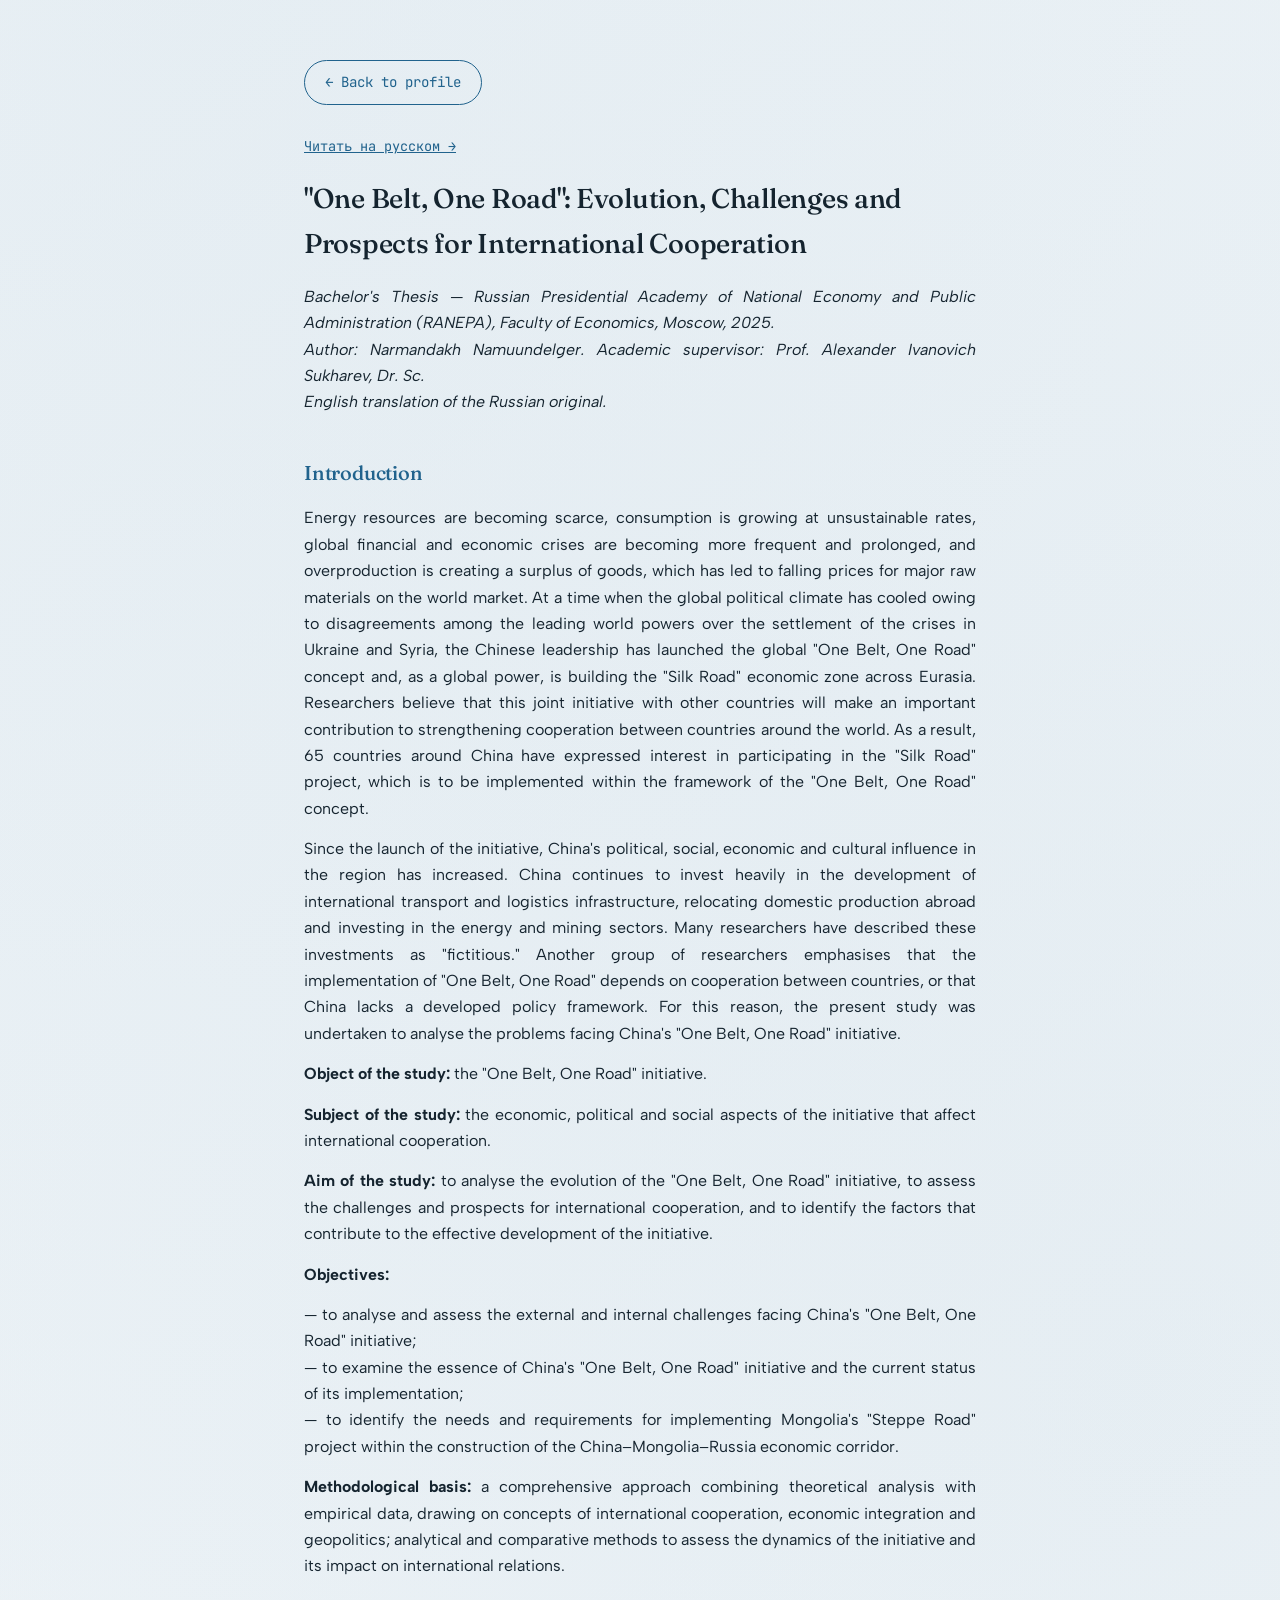
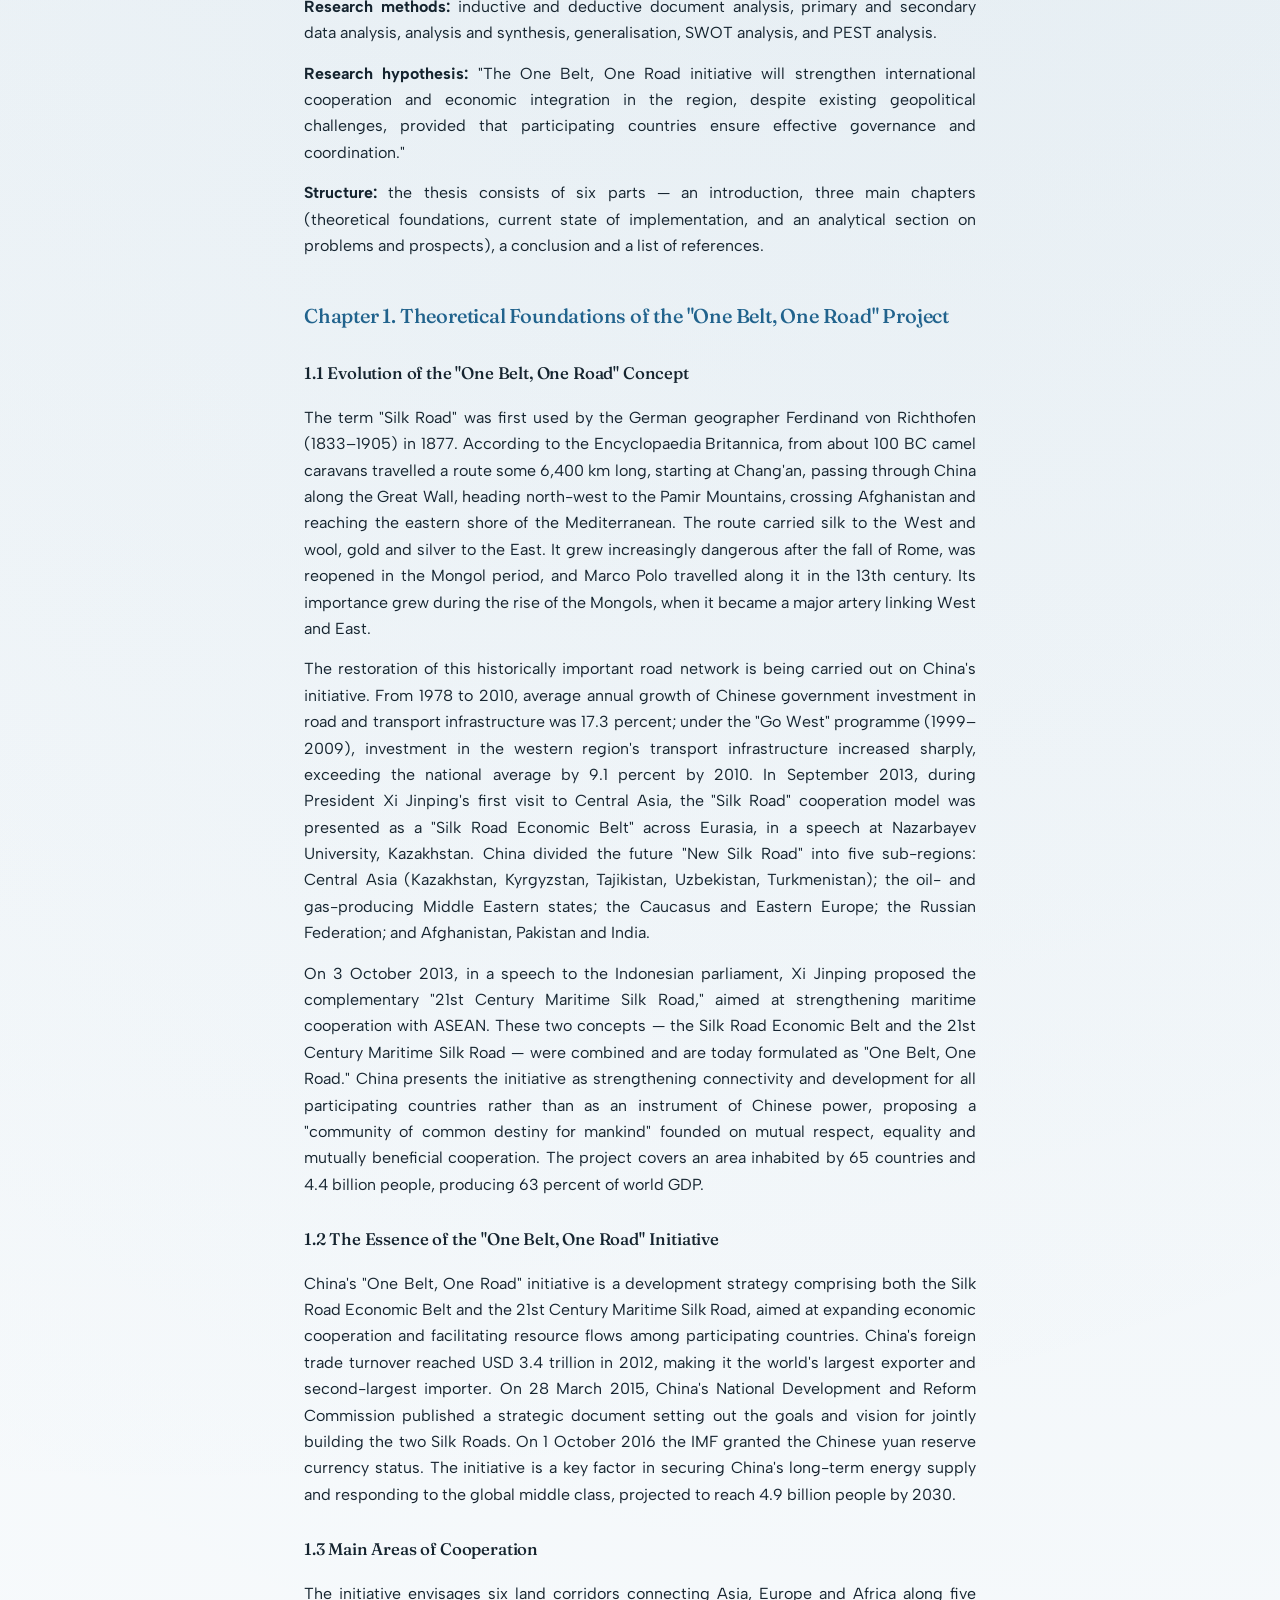
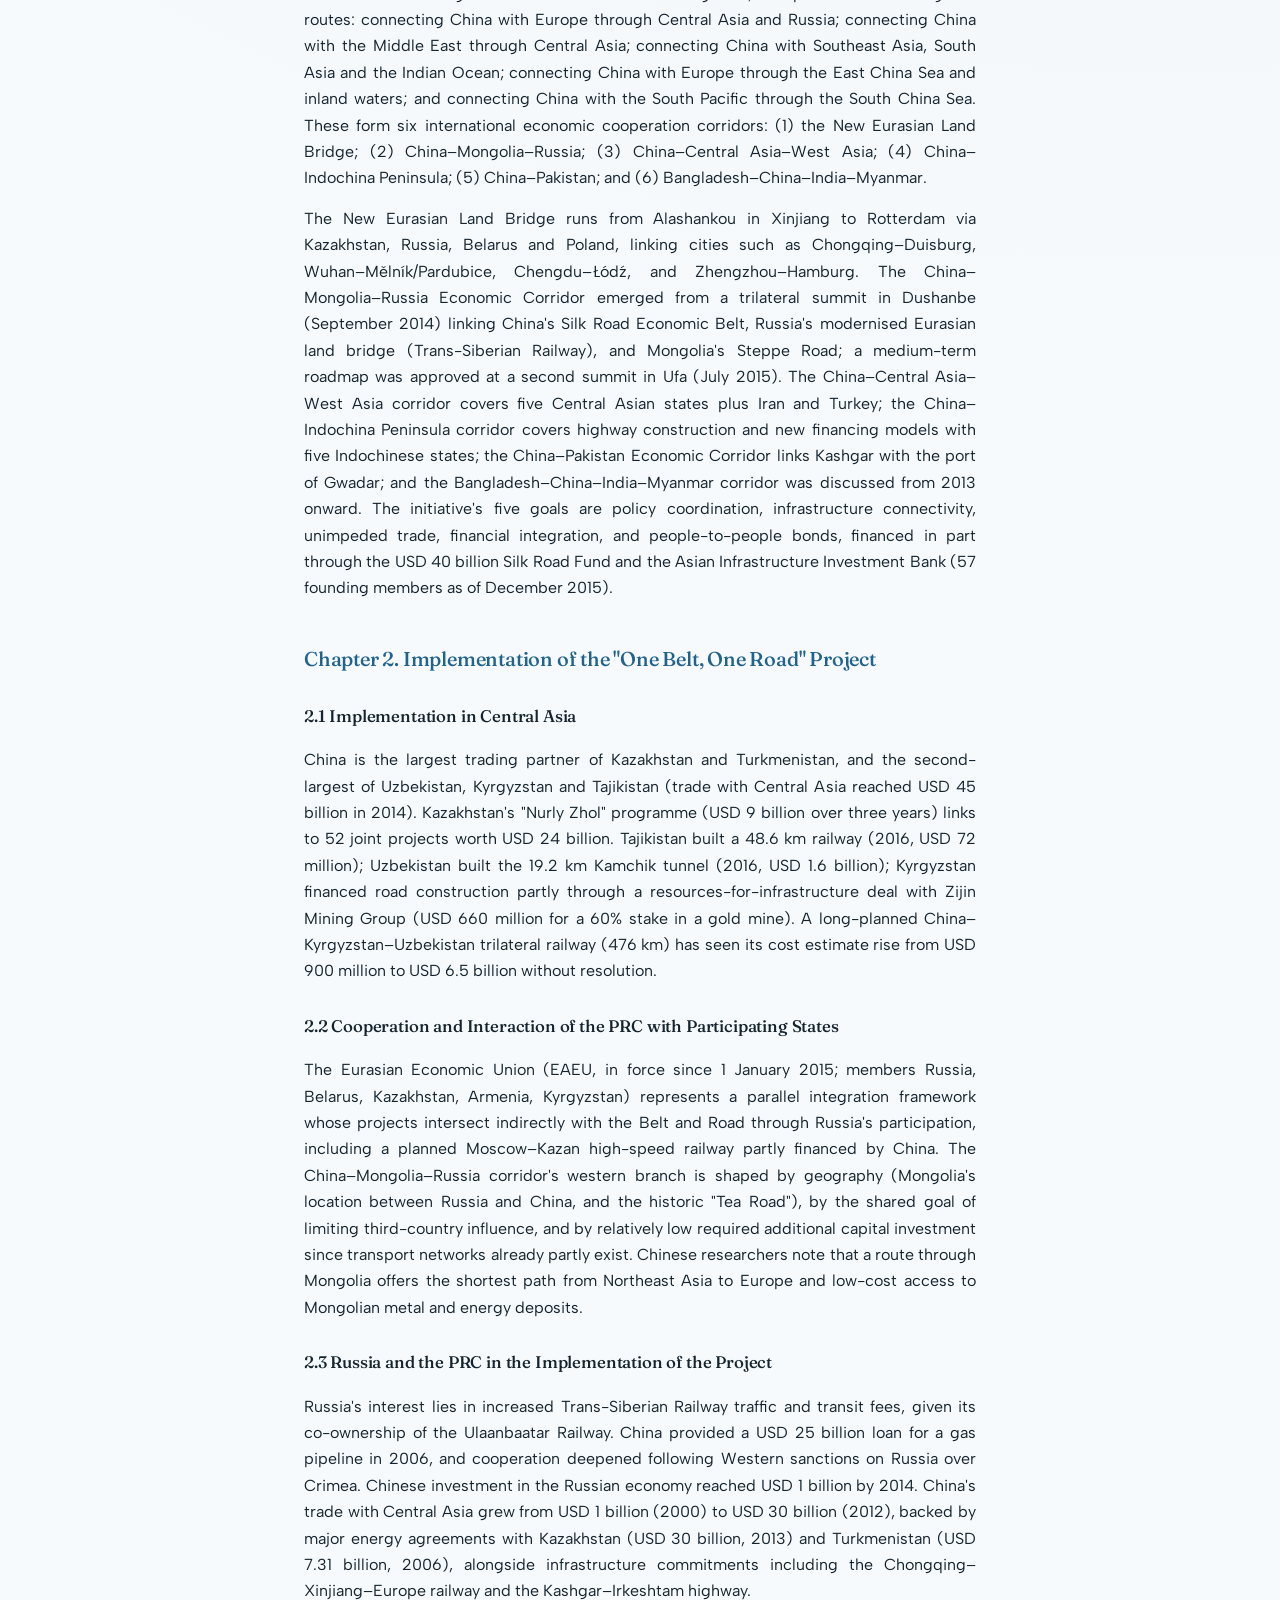
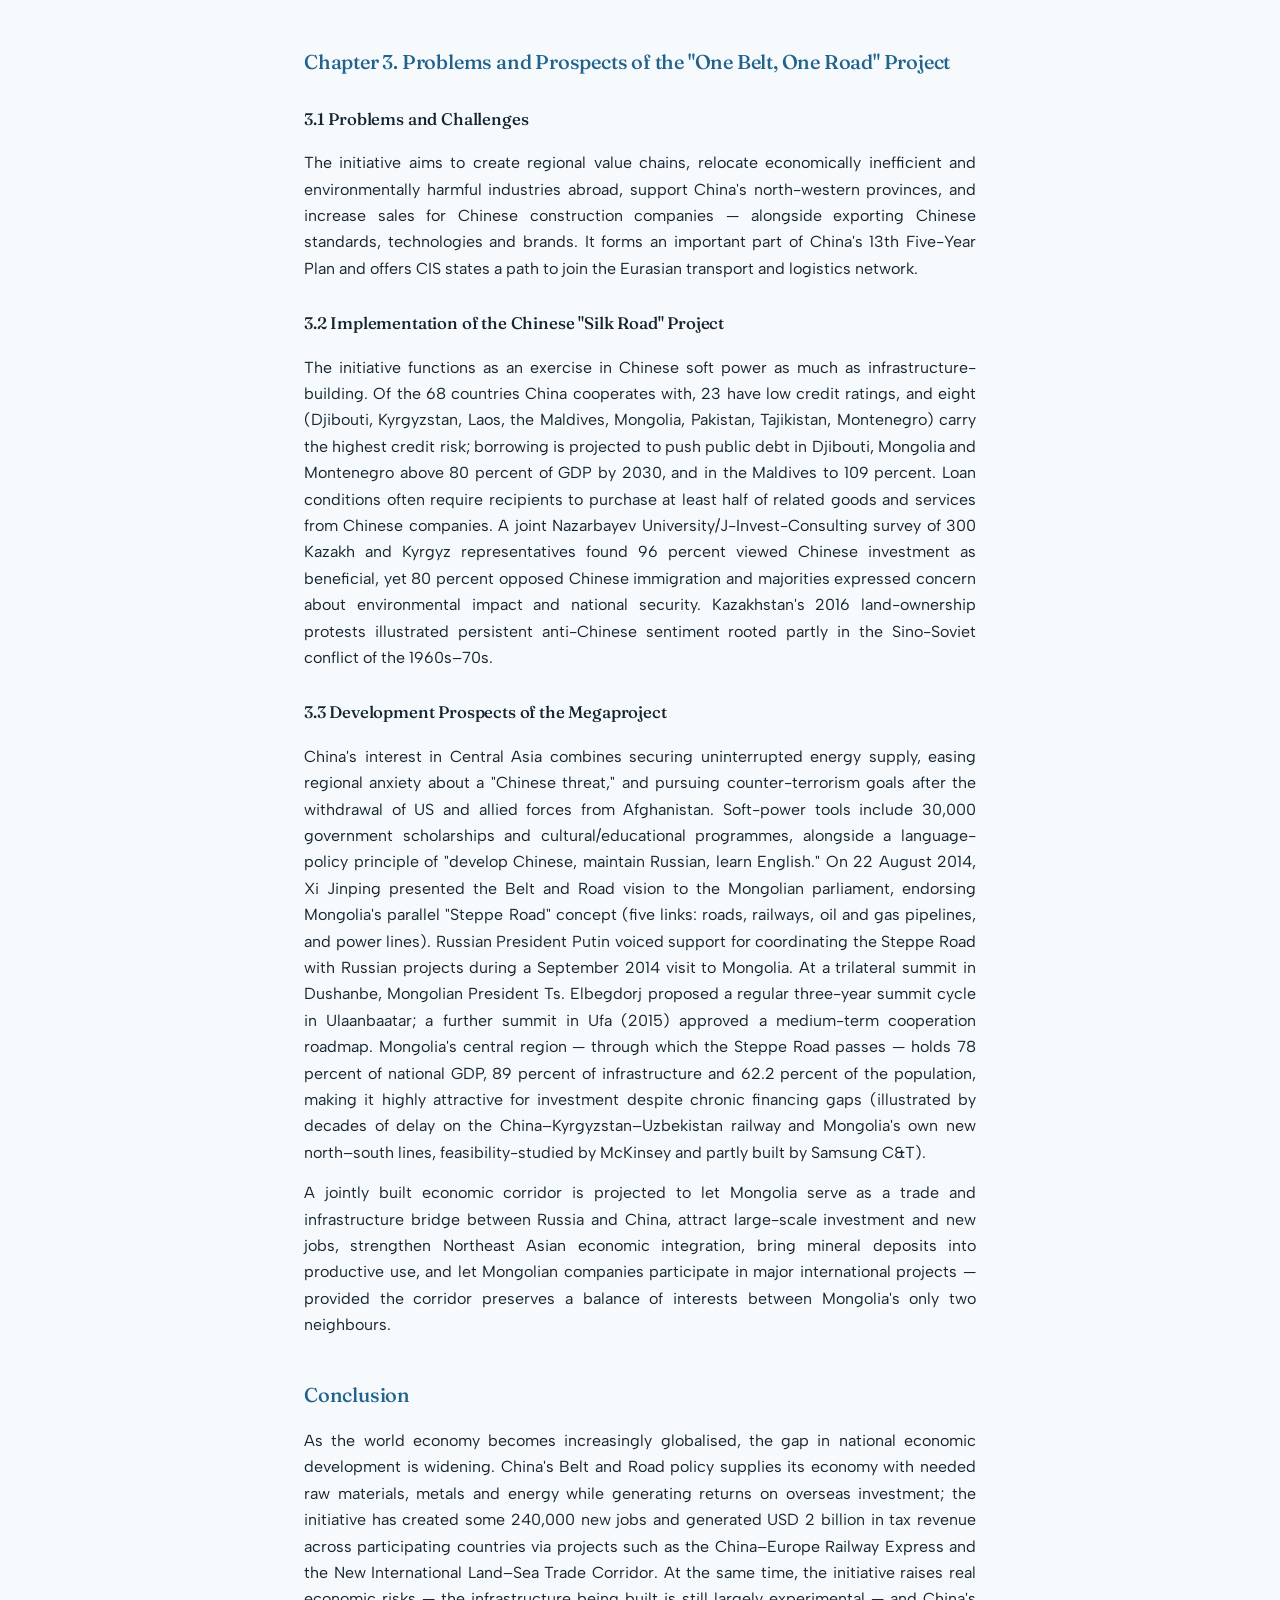
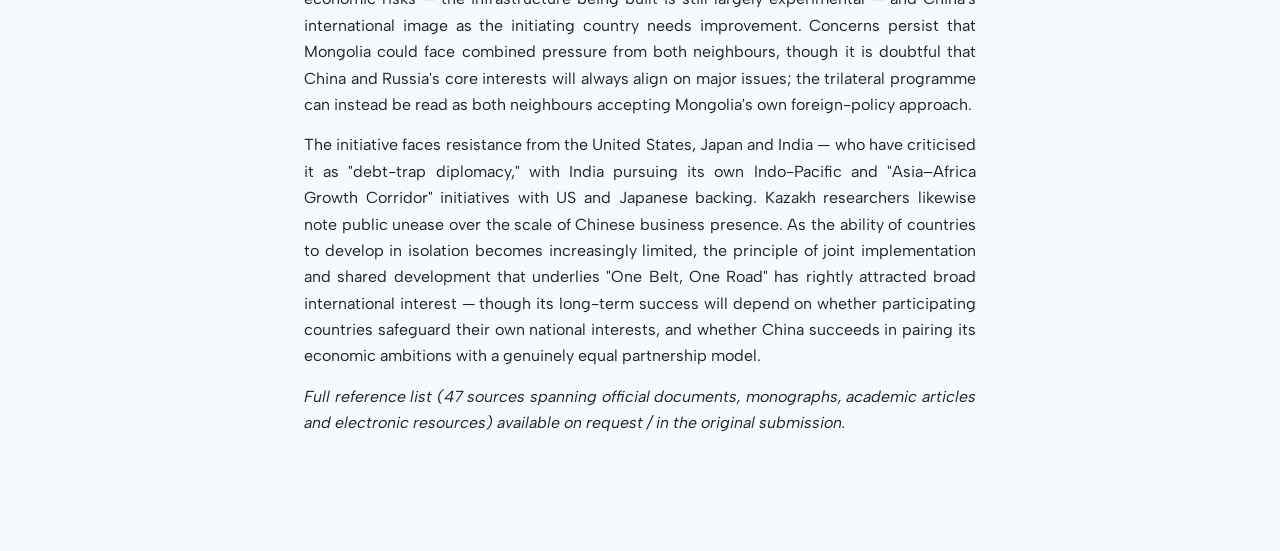
<file: thesis-en.html>
<!DOCTYPE html>
<html lang="en">
<head>
<meta charset="UTF-8">
<meta name="viewport" content="width=device-width, initial-scale=1.0">
<title>Thesis (English) — Namuundelger Narmandakh</title>
<link rel="stylesheet" href="style.css">
</head>
<body>
<div class="thesis-doc">
  <a class="back-link btn" href="index.html#thesis">&larr; Back to profile</a>
  <div class="lang-switch"><a href="thesis-ru.html">Читать на русском →</a></div>

  <h1>"One Belt, One Road": Evolution, Challenges and Prospects for International Cooperation</h1>
  <p><em>Bachelor's Thesis — Russian Presidential Academy of National Economy and Public Administration (RANEPA), Faculty of Economics, Moscow, 2025.<br>
  Author: Narmandakh Namuundelger. Academic supervisor: Prof. Alexander Ivanovich Sukharev, Dr. Sc.<br>
  English translation of the Russian original.</em></p>

  <h2>Introduction</h2>
  <p>Energy resources are becoming scarce, consumption is growing at unsustainable rates, global financial and economic crises are becoming more frequent and prolonged, and overproduction is creating a surplus of goods, which has led to falling prices for major raw materials on the world market. At a time when the global political climate has cooled owing to disagreements among the leading world powers over the settlement of the crises in Ukraine and Syria, the Chinese leadership has launched the global "One Belt, One Road" concept and, as a global power, is building the "Silk Road" economic zone across Eurasia. Researchers believe that this joint initiative with other countries will make an important contribution to strengthening cooperation between countries around the world. As a result, 65 countries around China have expressed interest in participating in the "Silk Road" project, which is to be implemented within the framework of the "One Belt, One Road" concept.</p>
  <p>Since the launch of the initiative, China's political, social, economic and cultural influence in the region has increased. China continues to invest heavily in the development of international transport and logistics infrastructure, relocating domestic production abroad and investing in the energy and mining sectors. Many researchers have described these investments as "fictitious." Another group of researchers emphasises that the implementation of "One Belt, One Road" depends on cooperation between countries, or that China lacks a developed policy framework. For this reason, the present study was undertaken to analyse the problems facing China's "One Belt, One Road" initiative.</p>

  <p><strong>Object of the study:</strong> the "One Belt, One Road" initiative.</p>
  <p><strong>Subject of the study:</strong> the economic, political and social aspects of the initiative that affect international cooperation.</p>
  <p><strong>Aim of the study:</strong> to analyse the evolution of the "One Belt, One Road" initiative, to assess the challenges and prospects for international cooperation, and to identify the factors that contribute to the effective development of the initiative.</p>
  <p><strong>Objectives:</strong></p>
  <p>— to analyse and assess the external and internal challenges facing China's "One Belt, One Road" initiative;<br>
  — to examine the essence of China's "One Belt, One Road" initiative and the current status of its implementation;<br>
  — to identify the needs and requirements for implementing Mongolia's "Steppe Road" project within the construction of the China–Mongolia–Russia economic corridor.</p>

  <p><strong>Methodological basis:</strong> a comprehensive approach combining theoretical analysis with empirical data, drawing on concepts of international cooperation, economic integration and geopolitics; analytical and comparative methods to assess the dynamics of the initiative and its impact on international relations.</p>
  <p><strong>Research methods:</strong> inductive and deductive document analysis, primary and secondary data analysis, analysis and synthesis, generalisation, SWOT analysis, and PEST analysis.</p>
  <p><strong>Research hypothesis:</strong> "The One Belt, One Road initiative will strengthen international cooperation and economic integration in the region, despite existing geopolitical challenges, provided that participating countries ensure effective governance and coordination."</p>
  <p><strong>Structure:</strong> the thesis consists of six parts — an introduction, three main chapters (theoretical foundations, current state of implementation, and an analytical section on problems and prospects), a conclusion and a list of references.</p>

  <h2>Chapter 1. Theoretical Foundations of the "One Belt, One Road" Project</h2>
  <h3>1.1 Evolution of the "One Belt, One Road" Concept</h3>
  <p>The term "Silk Road" was first used by the German geographer Ferdinand von Richthofen (1833–1905) in 1877. According to the Encyclopaedia Britannica, from about 100 BC camel caravans travelled a route some 6,400 km long, starting at Chang'an, passing through China along the Great Wall, heading north-west to the Pamir Mountains, crossing Afghanistan and reaching the eastern shore of the Mediterranean. The route carried silk to the West and wool, gold and silver to the East. It grew increasingly dangerous after the fall of Rome, was reopened in the Mongol period, and Marco Polo travelled along it in the 13th century. Its importance grew during the rise of the Mongols, when it became a major artery linking West and East.</p>
  <p>The restoration of this historically important road network is being carried out on China's initiative. From 1978 to 2010, average annual growth of Chinese government investment in road and transport infrastructure was 17.3 percent; under the "Go West" programme (1999–2009), investment in the western region's transport infrastructure increased sharply, exceeding the national average by 9.1 percent by 2010. In September 2013, during President Xi Jinping's first visit to Central Asia, the "Silk Road" cooperation model was presented as a "Silk Road Economic Belt" across Eurasia, in a speech at Nazarbayev University, Kazakhstan. China divided the future "New Silk Road" into five sub-regions: Central Asia (Kazakhstan, Kyrgyzstan, Tajikistan, Uzbekistan, Turkmenistan); the oil- and gas-producing Middle Eastern states; the Caucasus and Eastern Europe; the Russian Federation; and Afghanistan, Pakistan and India.</p>
  <p>On 3 October 2013, in a speech to the Indonesian parliament, Xi Jinping proposed the complementary "21st Century Maritime Silk Road," aimed at strengthening maritime cooperation with ASEAN. These two concepts — the Silk Road Economic Belt and the 21st Century Maritime Silk Road — were combined and are today formulated as "One Belt, One Road." China presents the initiative as strengthening connectivity and development for all participating countries rather than as an instrument of Chinese power, proposing a "community of common destiny for mankind" founded on mutual respect, equality and mutually beneficial cooperation. The project covers an area inhabited by 65 countries and 4.4 billion people, producing 63 percent of world GDP.</p>

  <h3>1.2 The Essence of the "One Belt, One Road" Initiative</h3>
  <p>China's "One Belt, One Road" initiative is a development strategy comprising both the Silk Road Economic Belt and the 21st Century Maritime Silk Road, aimed at expanding economic cooperation and facilitating resource flows among participating countries. China's foreign trade turnover reached USD 3.4 trillion in 2012, making it the world's largest exporter and second-largest importer. On 28 March 2015, China's National Development and Reform Commission published a strategic document setting out the goals and vision for jointly building the two Silk Roads. On 1 October 2016 the IMF granted the Chinese yuan reserve currency status. The initiative is a key factor in securing China's long-term energy supply and responding to the global middle class, projected to reach 4.9 billion people by 2030.</p>

  <h3>1.3 Main Areas of Cooperation</h3>
  <p>The initiative envisages six land corridors connecting Asia, Europe and Africa along five routes: connecting China with Europe through Central Asia and Russia; connecting China with the Middle East through Central Asia; connecting China with Southeast Asia, South Asia and the Indian Ocean; connecting China with Europe through the East China Sea and inland waters; and connecting China with the South Pacific through the South China Sea. These form six international economic cooperation corridors: (1) the New Eurasian Land Bridge; (2) China–Mongolia–Russia; (3) China–Central Asia–West Asia; (4) China–Indochina Peninsula; (5) China–Pakistan; and (6) Bangladesh–China–India–Myanmar.</p>
  <p>The New Eurasian Land Bridge runs from Alashankou in Xinjiang to Rotterdam via Kazakhstan, Russia, Belarus and Poland, linking cities such as Chongqing–Duisburg, Wuhan–Mělník/Pardubice, Chengdu–Łódź, and Zhengzhou–Hamburg. The China–Mongolia–Russia Economic Corridor emerged from a trilateral summit in Dushanbe (September 2014) linking China's Silk Road Economic Belt, Russia's modernised Eurasian land bridge (Trans-Siberian Railway), and Mongolia's Steppe Road; a medium-term roadmap was approved at a second summit in Ufa (July 2015). The China–Central Asia–West Asia corridor covers five Central Asian states plus Iran and Turkey; the China–Indochina Peninsula corridor covers highway construction and new financing models with five Indochinese states; the China–Pakistan Economic Corridor links Kashgar with the port of Gwadar; and the Bangladesh–China–India–Myanmar corridor was discussed from 2013 onward. The initiative's five goals are policy coordination, infrastructure connectivity, unimpeded trade, financial integration, and people-to-people bonds, financed in part through the USD 40 billion Silk Road Fund and the Asian Infrastructure Investment Bank (57 founding members as of December 2015).</p>

  <h2>Chapter 2. Implementation of the "One Belt, One Road" Project</h2>
  <h3>2.1 Implementation in Central Asia</h3>
  <p>China is the largest trading partner of Kazakhstan and Turkmenistan, and the second-largest of Uzbekistan, Kyrgyzstan and Tajikistan (trade with Central Asia reached USD 45 billion in 2014). Kazakhstan's "Nurly Zhol" programme (USD 9 billion over three years) links to 52 joint projects worth USD 24 billion. Tajikistan built a 48.6 km railway (2016, USD 72 million); Uzbekistan built the 19.2 km Kamchik tunnel (2016, USD 1.6 billion); Kyrgyzstan financed road construction partly through a resources-for-infrastructure deal with Zijin Mining Group (USD 660 million for a 60% stake in a gold mine). A long-planned China–Kyrgyzstan–Uzbekistan trilateral railway (476 km) has seen its cost estimate rise from USD 900 million to USD 6.5 billion without resolution.</p>

  <h3>2.2 Cooperation and Interaction of the PRC with Participating States</h3>
  <p>The Eurasian Economic Union (EAEU, in force since 1 January 2015; members Russia, Belarus, Kazakhstan, Armenia, Kyrgyzstan) represents a parallel integration framework whose projects intersect indirectly with the Belt and Road through Russia's participation, including a planned Moscow–Kazan high-speed railway partly financed by China. The China–Mongolia–Russia corridor's western branch is shaped by geography (Mongolia's location between Russia and China, and the historic "Tea Road"), by the shared goal of limiting third-country influence, and by relatively low required additional capital investment since transport networks already partly exist. Chinese researchers note that a route through Mongolia offers the shortest path from Northeast Asia to Europe and low-cost access to Mongolian metal and energy deposits.</p>

  <h3>2.3 Russia and the PRC in the Implementation of the Project</h3>
  <p>Russia's interest lies in increased Trans-Siberian Railway traffic and transit fees, given its co-ownership of the Ulaanbaatar Railway. China provided a USD 25 billion loan for a gas pipeline in 2006, and cooperation deepened following Western sanctions on Russia over Crimea. Chinese investment in the Russian economy reached USD 1 billion by 2014. China's trade with Central Asia grew from USD 1 billion (2000) to USD 30 billion (2012), backed by major energy agreements with Kazakhstan (USD 30 billion, 2013) and Turkmenistan (USD 7.31 billion, 2006), alongside infrastructure commitments including the Chongqing–Xinjiang–Europe railway and the Kashgar–Irkeshtam highway.</p>

  <h2>Chapter 3. Problems and Prospects of the "One Belt, One Road" Project</h2>
  <h3>3.1 Problems and Challenges</h3>
  <p>The initiative aims to create regional value chains, relocate economically inefficient and environmentally harmful industries abroad, support China's north-western provinces, and increase sales for Chinese construction companies — alongside exporting Chinese standards, technologies and brands. It forms an important part of China's 13th Five-Year Plan and offers CIS states a path to join the Eurasian transport and logistics network.</p>

  <h3>3.2 Implementation of the Chinese "Silk Road" Project</h3>
  <p>The initiative functions as an exercise in Chinese soft power as much as infrastructure-building. Of the 68 countries China cooperates with, 23 have low credit ratings, and eight (Djibouti, Kyrgyzstan, Laos, the Maldives, Mongolia, Pakistan, Tajikistan, Montenegro) carry the highest credit risk; borrowing is projected to push public debt in Djibouti, Mongolia and Montenegro above 80 percent of GDP by 2030, and in the Maldives to 109 percent. Loan conditions often require recipients to purchase at least half of related goods and services from Chinese companies. A joint Nazarbayev University/J-Invest-Consulting survey of 300 Kazakh and Kyrgyz representatives found 96 percent viewed Chinese investment as beneficial, yet 80 percent opposed Chinese immigration and majorities expressed concern about environmental impact and national security. Kazakhstan's 2016 land-ownership protests illustrated persistent anti-Chinese sentiment rooted partly in the Sino-Soviet conflict of the 1960s–70s.</p>

  <h3>3.3 Development Prospects of the Megaproject</h3>
  <p>China's interest in Central Asia combines securing uninterrupted energy supply, easing regional anxiety about a "Chinese threat," and pursuing counter-terrorism goals after the withdrawal of US and allied forces from Afghanistan. Soft-power tools include 30,000 government scholarships and cultural/educational programmes, alongside a language-policy principle of "develop Chinese, maintain Russian, learn English." On 22 August 2014, Xi Jinping presented the Belt and Road vision to the Mongolian parliament, endorsing Mongolia's parallel "Steppe Road" concept (five links: roads, railways, oil and gas pipelines, and power lines). Russian President Putin voiced support for coordinating the Steppe Road with Russian projects during a September 2014 visit to Mongolia. At a trilateral summit in Dushanbe, Mongolian President Ts. Elbegdorj proposed a regular three-year summit cycle in Ulaanbaatar; a further summit in Ufa (2015) approved a medium-term cooperation roadmap. Mongolia's central region — through which the Steppe Road passes — holds 78 percent of national GDP, 89 percent of infrastructure and 62.2 percent of the population, making it highly attractive for investment despite chronic financing gaps (illustrated by decades of delay on the China–Kyrgyzstan–Uzbekistan railway and Mongolia's own new north–south lines, feasibility-studied by McKinsey and partly built by Samsung C&T).</p>
  <p>A jointly built economic corridor is projected to let Mongolia serve as a trade and infrastructure bridge between Russia and China, attract large-scale investment and new jobs, strengthen Northeast Asian economic integration, bring mineral deposits into productive use, and let Mongolian companies participate in major international projects — provided the corridor preserves a balance of interests between Mongolia's only two neighbours.</p>

  <h2>Conclusion</h2>
  <p>As the world economy becomes increasingly globalised, the gap in national economic development is widening. China's Belt and Road policy supplies its economy with needed raw materials, metals and energy while generating returns on overseas investment; the initiative has created some 240,000 new jobs and generated USD 2 billion in tax revenue across participating countries via projects such as the China–Europe Railway Express and the New International Land–Sea Trade Corridor. At the same time, the initiative raises real economic risks — the infrastructure being built is still largely experimental — and China's international image as the initiating country needs improvement. Concerns persist that Mongolia could face combined pressure from both neighbours, though it is doubtful that China and Russia's core interests will always align on major issues; the trilateral programme can instead be read as both neighbours accepting Mongolia's own foreign-policy approach.</p>
  <p>The initiative faces resistance from the United States, Japan and India — who have criticised it as "debt-trap diplomacy," with India pursuing its own Indo-Pacific and "Asia–Africa Growth Corridor" initiatives with US and Japanese backing. Kazakh researchers likewise note public unease over the scale of Chinese business presence. As the ability of countries to develop in isolation becomes increasingly limited, the principle of joint implementation and shared development that underlies "One Belt, One Road" has rightly attracted broad international interest — though its long-term success will depend on whether participating countries safeguard their own national interests, and whether China succeeds in pairing its economic ambitions with a genuinely equal partnership model.</p>

  <p><em>Full reference list (47 sources spanning official documents, monographs, academic articles and electronic resources) available on request / in the original submission.</em></p>

</div>
</body>
</html>
</file>
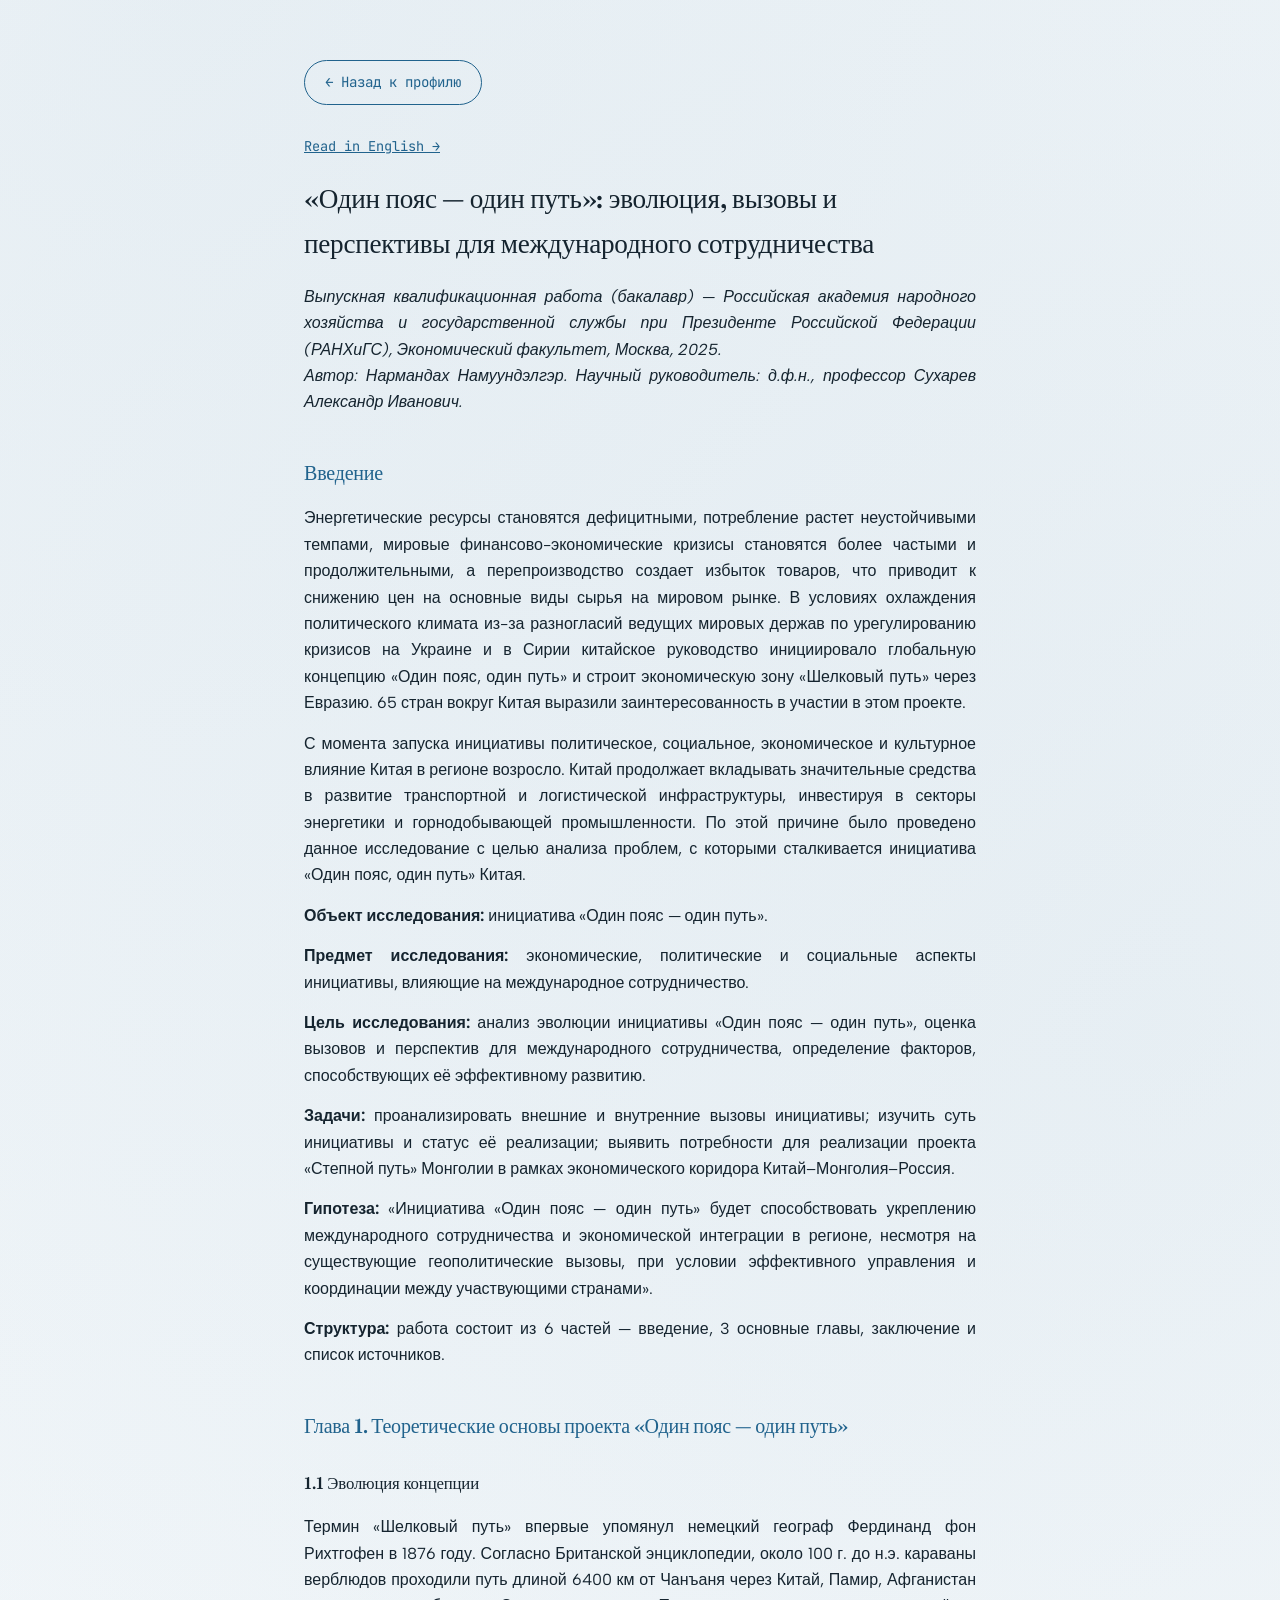
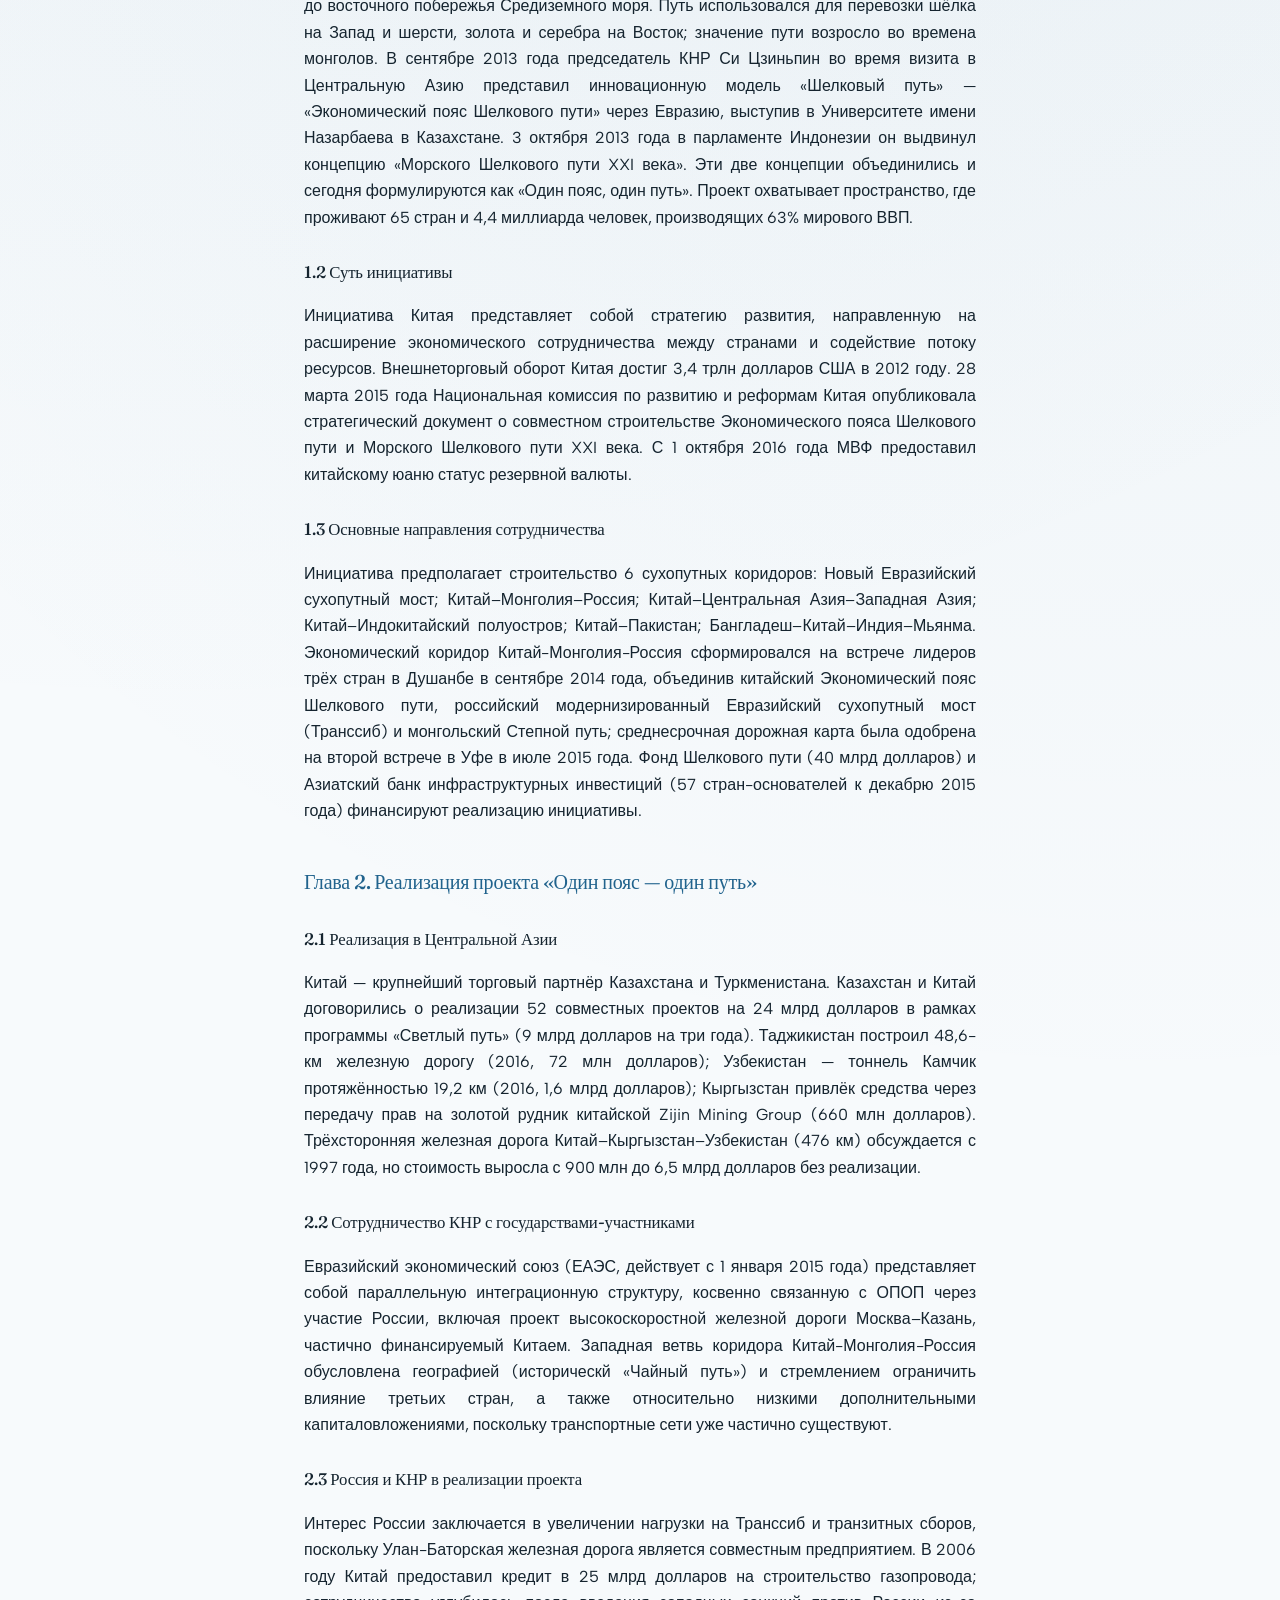
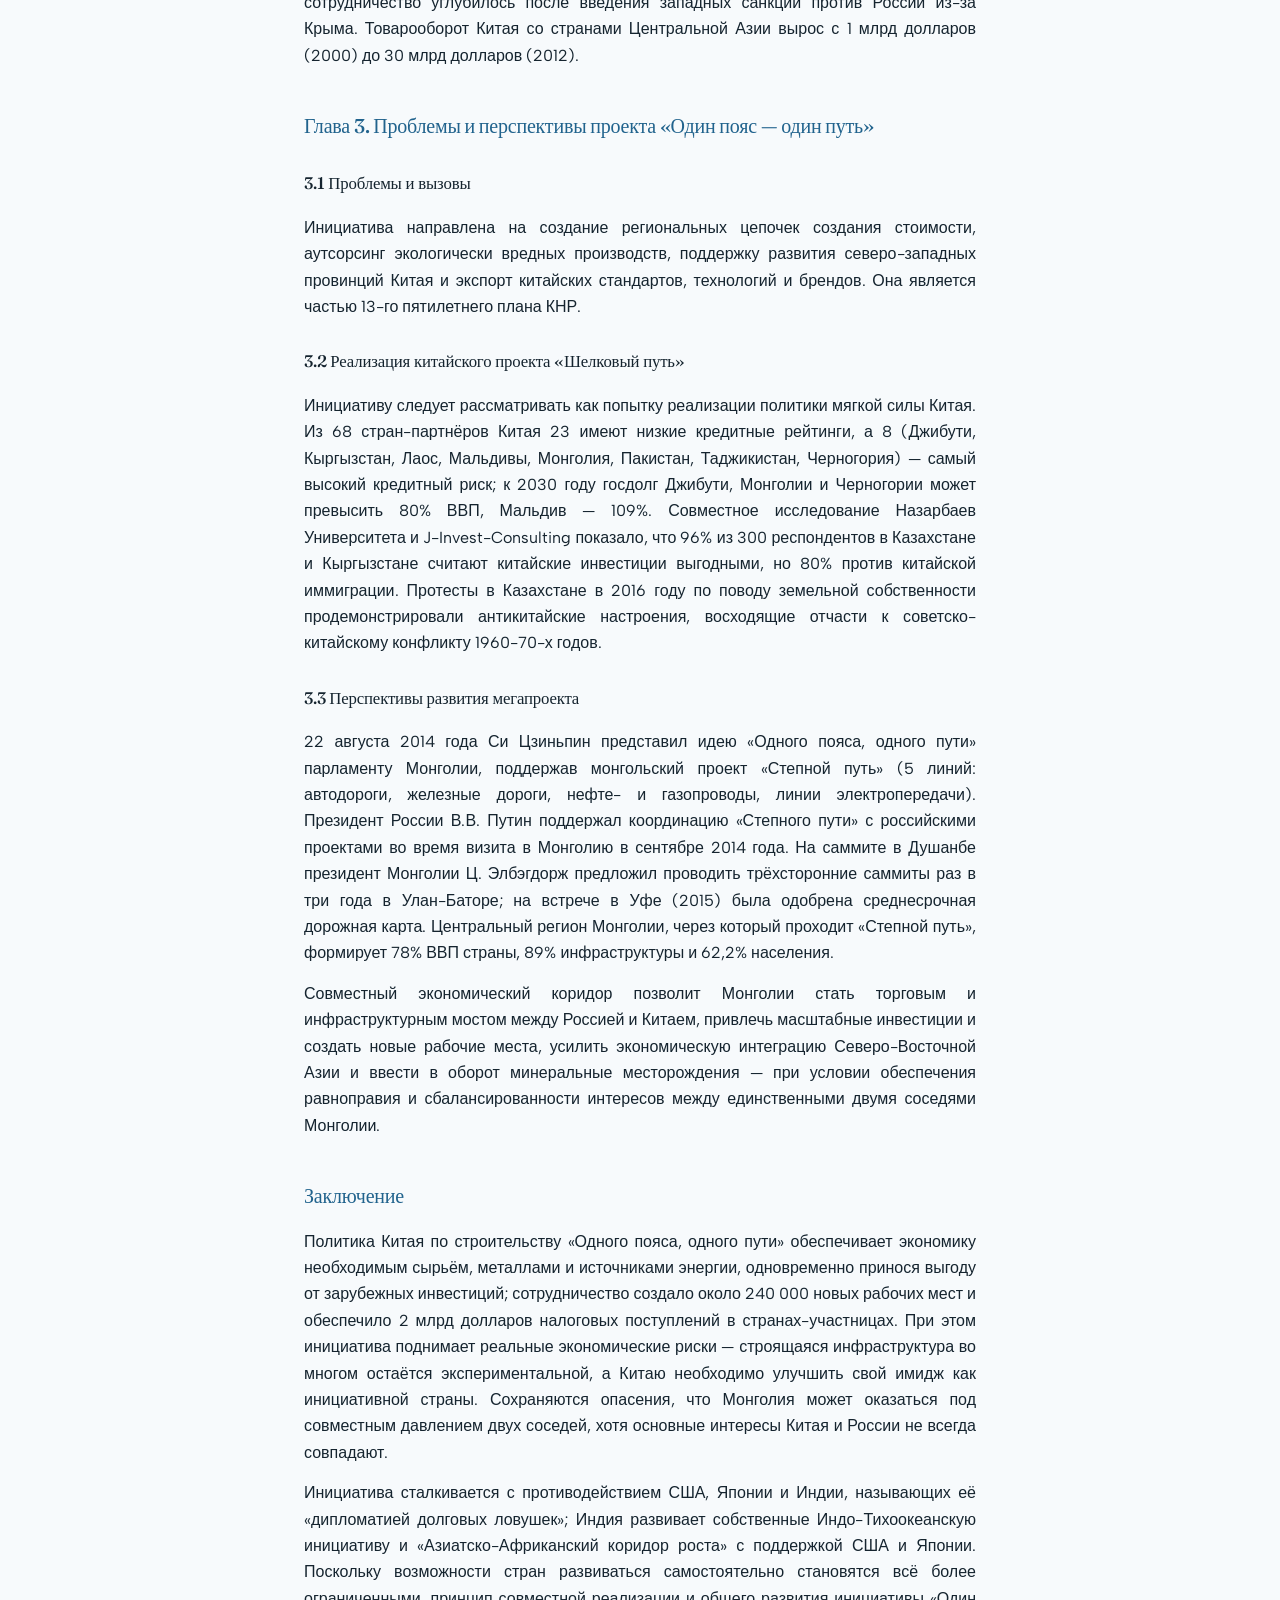
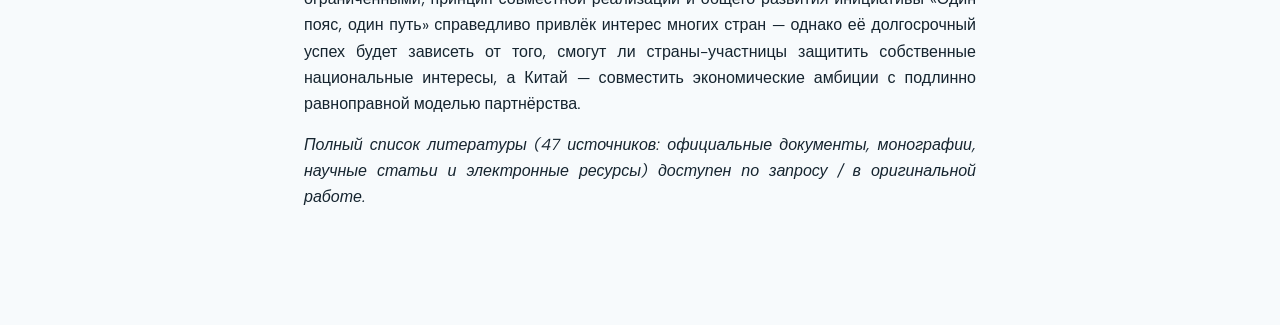
<file: thesis-ru.html>
<!DOCTYPE html>
<html lang="ru">
<head>
<meta charset="UTF-8">
<meta name="viewport" content="width=device-width, initial-scale=1.0">
<title>Дипломная работа (русский) — Нармандах Намуундэлгэр</title>
<link rel="stylesheet" href="style.css">
</head>
<body>
<div class="thesis-doc">
  <a class="back-link btn" href="index.html#thesis">&larr; Назад к профилю</a>
  <div class="lang-switch"><a href="thesis-en.html">Read in English →</a></div>

  <h1>«Один пояс — один путь»: эволюция, вызовы и перспективы для международного сотрудничества</h1>
  <p><em>Выпускная квалификационная работа (бакалавр) — Российская академия народного хозяйства и государственной службы при Президенте Российской Федерации (РАНХиГС), Экономический факультет, Москва, 2025.<br>
  Автор: Нармандах Намуундэлгэр. Научный руководитель: д.ф.н., профессор Сухарев Александр Иванович.</em></p>

  <h2>Введение</h2>
  <p>Энергетические ресурсы становятся дефицитными, потребление растет неустойчивыми темпами, мировые финансово-экономические кризисы становятся более частыми и продолжительными, а перепроизводство создает избыток товаров, что приводит к снижению цен на основные виды сырья на мировом рынке. В условиях охлаждения политического климата из-за разногласий ведущих мировых держав по урегулированию кризисов на Украине и в Сирии китайское руководство инициировало глобальную концепцию «Один пояс, один путь» и строит экономическую зону «Шелковый путь» через Евразию. 65 стран вокруг Китая выразили заинтересованность в участии в этом проекте.</p>
  <p>С момента запуска инициативы политическое, социальное, экономическое и культурное влияние Китая в регионе возросло. Китай продолжает вкладывать значительные средства в развитие транспортной и логистической инфраструктуры, инвестируя в секторы энергетики и горнодобывающей промышленности. По этой причине было проведено данное исследование с целью анализа проблем, с которыми сталкивается инициатива «Один пояс, один путь» Китая.</p>

  <p><strong>Объект исследования:</strong> инициатива «Один пояс — один путь».</p>
  <p><strong>Предмет исследования:</strong> экономические, политические и социальные аспекты инициативы, влияющие на международное сотрудничество.</p>
  <p><strong>Цель исследования:</strong> анализ эволюции инициативы «Один пояс — один путь», оценка вызовов и перспектив для международного сотрудничества, определение факторов, способствующих её эффективному развитию.</p>
  <p><strong>Задачи:</strong> проанализировать внешние и внутренние вызовы инициативы; изучить суть инициативы и статус её реализации; выявить потребности для реализации проекта «Степной путь» Монголии в рамках экономического коридора Китай–Монголия–Россия.</p>
  <p><strong>Гипотеза:</strong> «Инициатива «Один пояс — один путь» будет способствовать укреплению международного сотрудничества и экономической интеграции в регионе, несмотря на существующие геополитические вызовы, при условии эффективного управления и координации между участвующими странами».</p>
  <p><strong>Структура:</strong> работа состоит из 6 частей — введение, 3 основные главы, заключение и список источников.</p>

  <h2>Глава 1. Теоретические основы проекта «Один пояс — один путь»</h2>
  <h3>1.1 Эволюция концепции</h3>
  <p>Термин «Шелковый путь» впервые упомянул немецкий географ Фердинанд фон Рихтгофен в 1876 году. Согласно Британской энциклопедии, около 100 г. до н.э. караваны верблюдов проходили путь длиной 6400 км от Чанъаня через Китай, Памир, Афганистан до восточного побережья Средиземного моря. Путь использовался для перевозки шёлка на Запад и шерсти, золота и серебра на Восток; значение пути возросло во времена монголов. В сентябре 2013 года председатель КНР Си Цзиньпин во время визита в Центральную Азию представил инновационную модель «Шелковый путь» — «Экономический пояс Шелкового пути» через Евразию, выступив в Университете имени Назарбаева в Казахстане. 3 октября 2013 года в парламенте Индонезии он выдвинул концепцию «Морского Шелкового пути XXI века». Эти две концепции объединились и сегодня формулируются как «Один пояс, один путь». Проект охватывает пространство, где проживают 65 стран и 4,4 миллиарда человек, производящих 63% мирового ВВП.</p>

  <h3>1.2 Суть инициативы</h3>
  <p>Инициатива Китая представляет собой стратегию развития, направленную на расширение экономического сотрудничества между странами и содействие потоку ресурсов. Внешнеторговый оборот Китая достиг 3,4 трлн долларов США в 2012 году. 28 марта 2015 года Национальная комиссия по развитию и реформам Китая опубликовала стратегический документ о совместном строительстве Экономического пояса Шелкового пути и Морского Шелкового пути XXI века. С 1 октября 2016 года МВФ предоставил китайскому юаню статус резервной валюты.</p>

  <h3>1.3 Основные направления сотрудничества</h3>
  <p>Инициатива предполагает строительство 6 сухопутных коридоров: Новый Евразийский сухопутный мост; Китай–Монголия–Россия; Китай–Центральная Азия–Западная Азия; Китай–Индокитайский полуостров; Китай–Пакистан; Бангладеш–Китай–Индия–Мьянма. Экономический коридор Китай-Монголия-Россия сформировался на встрече лидеров трёх стран в Душанбе в сентябре 2014 года, объединив китайский Экономический пояс Шелкового пути, российский модернизированный Евразийский сухопутный мост (Транссиб) и монгольский Степной путь; среднесрочная дорожная карта была одобрена на второй встрече в Уфе в июле 2015 года. Фонд Шелкового пути (40 млрд долларов) и Азиатский банк инфраструктурных инвестиций (57 стран-основателей к декабрю 2015 года) финансируют реализацию инициативы.</p>

  <h2>Глава 2. Реализация проекта «Один пояс — один путь»</h2>
  <h3>2.1 Реализация в Центральной Азии</h3>
  <p>Китай — крупнейший торговый партнёр Казахстана и Туркменистана. Казахстан и Китай договорились о реализации 52 совместных проектов на 24 млрд долларов в рамках программы «Светлый путь» (9 млрд долларов на три года). Таджикистан построил 48,6-км железную дорогу (2016, 72 млн долларов); Узбекистан — тоннель Камчик протяжённостью 19,2 км (2016, 1,6 млрд долларов); Кыргызстан привлёк средства через передачу прав на золотой рудник китайской Zijin Mining Group (660 млн долларов). Трёхсторонняя железная дорога Китай–Кыргызстан–Узбекистан (476 км) обсуждается с 1997 года, но стоимость выросла с 900 млн до 6,5 млрд долларов без реализации.</p>

  <h3>2.2 Сотрудничество КНР с государствами-участниками</h3>
  <p>Евразийский экономический союз (ЕАЭС, действует с 1 января 2015 года) представляет собой параллельную интеграционную структуру, косвенно связанную с ОПОП через участие России, включая проект высокоскоростной железной дороги Москва–Казань, частично финансируемый Китаем. Западная ветвь коридора Китай-Монголия-Россия обусловлена географией (историческй «Чайный путь») и стремлением ограничить влияние третьих стран, а также относительно низкими дополнительными капиталовложениями, поскольку транспортные сети уже частично существуют.</p>

  <h3>2.3 Россия и КНР в реализации проекта</h3>
  <p>Интерес России заключается в увеличении нагрузки на Транссиб и транзитных сборов, поскольку Улан-Баторская железная дорога является совместным предприятием. В 2006 году Китай предоставил кредит в 25 млрд долларов на строительство газопровода; сотрудничество углубилось после введения западных санкций против России из-за Крыма. Товарооборот Китая со странами Центральной Азии вырос с 1 млрд долларов (2000) до 30 млрд долларов (2012).</p>

  <h2>Глава 3. Проблемы и перспективы проекта «Один пояс — один путь»</h2>
  <h3>3.1 Проблемы и вызовы</h3>
  <p>Инициатива направлена на создание региональных цепочек создания стоимости, аутсорсинг экологически вредных производств, поддержку развития северо-западных провинций Китая и экспорт китайских стандартов, технологий и брендов. Она является частью 13-го пятилетнего плана КНР.</p>

  <h3>3.2 Реализация китайского проекта «Шелковый путь»</h3>
  <p>Инициативу следует рассматривать как попытку реализации политики мягкой силы Китая. Из 68 стран-партнёров Китая 23 имеют низкие кредитные рейтинги, а 8 (Джибути, Кыргызстан, Лаос, Мальдивы, Монголия, Пакистан, Таджикистан, Черногория) — самый высокий кредитный риск; к 2030 году госдолг Джибути, Монголии и Черногории может превысить 80% ВВП, Мальдив — 109%. Совместное исследование Назарбаев Университета и J-Invest-Consulting показало, что 96% из 300 респондентов в Казахстане и Кыргызстане считают китайские инвестиции выгодными, но 80% против китайской иммиграции. Протесты в Казахстане в 2016 году по поводу земельной собственности продемонстрировали антикитайские настроения, восходящие отчасти к советско-китайскому конфликту 1960-70-х годов.</p>

  <h3>3.3 Перспективы развития мегапроекта</h3>
  <p>22 августа 2014 года Си Цзиньпин представил идею «Одного пояса, одного пути» парламенту Монголии, поддержав монгольский проект «Степной путь» (5 линий: автодороги, железные дороги, нефте- и газопроводы, линии электропередачи). Президент России В.В. Путин поддержал координацию «Степного пути» с российскими проектами во время визита в Монголию в сентябре 2014 года. На саммите в Душанбе президент Монголии Ц. Элбэгдорж предложил проводить трёхсторонние саммиты раз в три года в Улан-Баторе; на встрече в Уфе (2015) была одобрена среднесрочная дорожная карта. Центральный регион Монголии, через который проходит «Степной путь», формирует 78% ВВП страны, 89% инфраструктуры и 62,2% населения.</p>
  <p>Совместный экономический коридор позволит Монголии стать торговым и инфраструктурным мостом между Россией и Китаем, привлечь масштабные инвестиции и создать новые рабочие места, усилить экономическую интеграцию Северо-Восточной Азии и ввести в оборот минеральные месторождения — при условии обеспечения равноправия и сбалансированности интересов между единственными двумя соседями Монголии.</p>

  <h2>Заключение</h2>
  <p>Политика Китая по строительству «Одного пояса, одного пути» обеспечивает экономику необходимым сырьём, металлами и источниками энергии, одновременно принося выгоду от зарубежных инвестиций; сотрудничество создало около 240 000 новых рабочих мест и обеспечило 2 млрд долларов налоговых поступлений в странах-участницах. При этом инициатива поднимает реальные экономические риски — строящаяся инфраструктура во многом остаётся экспериментальной, а Китаю необходимо улучшить свой имидж как инициативной страны. Сохраняются опасения, что Монголия может оказаться под совместным давлением двух соседей, хотя основные интересы Китая и России не всегда совпадают.</p>
  <p>Инициатива сталкивается с противодействием США, Японии и Индии, называющих её «дипломатией долговых ловушек»; Индия развивает собственные Индо-Тихоокеанскую инициативу и «Азиатско-Африканский коридор роста» с поддержкой США и Японии. Поскольку возможности стран развиваться самостоятельно становятся всё более ограниченными, принцип совместной реализации и общего развития инициативы «Один пояс, один путь» справедливо привлёк интерес многих стран — однако её долгосрочный успех будет зависеть от того, смогут ли страны-участницы защитить собственные национальные интересы, а Китай — совместить экономические амбиции с подлинно равноправной моделью партнёрства.</p>

  <p><em>Полный список литературы (47 источников: официальные документы, монографии, научные статьи и электронные ресурсы) доступен по запросу / в оригинальной работе.</em></p>

</div>
</body>
</html>
</file>
<file: style.css>
@import url('https://fonts.googleapis.com/css2?family=Fraunces:opsz,wght@9..144,300..700&family=Albert+Sans:wght@400;500;600;700&family=JetBrains+Mono:wght@400;500&display=swap');

:root {
  --paper: #f7fafc;
  --card: #ffffffb3;
  --card-solid: #ffffff;
  --ink: #15242f;
  --ink-soft: #5a6e80;
  --glacier: #21638d;
  --haze: #e0e8ef;
  --line: rgba(21, 36, 47, 0.14);
  --max: 880px;
  --font-display: "Fraunces", "Iowan Old Style", serif;
  --font-body: "Albert Sans", -apple-system, "Segoe UI", sans-serif;
  --font-mono: "JetBrains Mono", ui-monospace, Menlo, monospace;
}

* { box-sizing: border-box; }

body {
  margin: 0;
  font-family: var(--font-body);
  background: var(--paper);
  background-image:
    radial-gradient(circle at 15% 0%, color-mix(in srgb, var(--glacier) 7%, transparent), transparent 45%),
    radial-gradient(circle at 90% 20%, color-mix(in srgb, var(--glacier) 5%, transparent), transparent 40%);
  color: var(--ink);
  line-height: 1.65;
  font-weight: 400;
}

h1, h2, h3 { font-family: var(--font-display); font-weight: 500; letter-spacing: -0.01em; }

header.site {
  border-bottom: 1px solid var(--line);
  background: var(--card);
  backdrop-filter: blur(12px);
  -webkit-backdrop-filter: blur(12px);
  position: sticky;
  top: 0;
  z-index: 10;
}

nav.site {
  max-width: var(--max);
  margin: 0 auto;
  padding: 18px 20px;
  display: flex;
  flex-wrap: wrap;
  gap: 18px;
  align-items: center;
  justify-content: space-between;
}

nav.site .brand {
  font-family: var(--font-mono);
  font-weight: 500;
  letter-spacing: 0.06em;
  text-transform: uppercase;
  font-size: 0.82rem;
  color: var(--glacier);
  text-decoration: none;
}

nav.site .links {
  display: flex;
  gap: 22px;
  flex-wrap: wrap;
  font-size: 0.92rem;
}

nav.site .links a {
  color: var(--ink-soft);
  text-decoration: none;
  border-bottom: 1px solid transparent;
  transition: color 0.15s, border-color 0.15s;
}

nav.site .links a:hover {
  color: var(--ink);
  border-bottom-color: var(--glacier);
}

main {
  max-width: var(--max);
  margin: 0 auto;
  padding: 48px 20px 100px;
}

section {
  margin-bottom: 68px;
}

section h1 {
  font-size: 2.4rem;
  margin-bottom: 8px;
  color: var(--ink);
}

section .subtitle {
  color: var(--ink-soft);
  font-size: 1.08rem;
  margin-bottom: 28px;
  max-width: 640px;
}

h2.section-title {
  font-family: var(--font-mono);
  font-size: 0.82rem;
  font-weight: 500;
  text-transform: uppercase;
  letter-spacing: 0.08em;
  color: var(--glacier);
  border-bottom: 1px solid var(--line);
  padding-bottom: 12px;
  margin-bottom: 22px;
}

.hero {
  display: flex;
  flex-direction: column;
  gap: 14px;
  padding-bottom: 8px;
}

.hero .tag {
  display: inline-block;
  font-family: var(--font-mono);
  background: var(--haze);
  color: var(--glacier);
  padding: 5px 14px;
  border-radius: 20px;
  font-size: 0.75rem;
  letter-spacing: 0.06em;
  text-transform: uppercase;
  width: fit-content;
}

.card {
  background: var(--card);
  backdrop-filter: blur(10px);
  -webkit-backdrop-filter: blur(10px);
  border: 1px solid var(--line);
  border-radius: 16px;
  padding: 24px 26px;
  margin-bottom: 18px;
  box-shadow: 0 1px 2px rgba(21, 36, 47, 0.03);
}

.card h3 {
  margin: 0 0 4px;
  font-size: 1.18rem;
  font-weight: 500;
}

.card .meta {
  color: var(--ink-soft);
  font-family: var(--font-mono);
  font-size: 0.82rem;
  margin-bottom: 10px;
}

.card .meta a { color: var(--glacier); }

.card p { margin: 8px 0; }

.grade-row {
  display: flex;
  justify-content: space-between;
  gap: 10px;
  font-size: 0.92rem;
  padding: 6px 0;
  border-bottom: 1px solid var(--line);
}
.grade-row:last-child { border-bottom: none; }
.grade-row .grade {
  color: var(--glacier);
  font-family: var(--font-mono);
  font-size: 0.82rem;
  font-weight: 500;
  white-space: nowrap;
}

details.courses { margin-top: 14px; }
details.courses summary {
  cursor: pointer;
  color: var(--glacier);
  font-family: var(--font-mono);
  font-size: 0.82rem;
  margin-bottom: 10px;
}

.pill-list {
  display: flex;
  flex-wrap: wrap;
  gap: 8px;
  margin-top: 10px;
}
.pill {
  background: var(--haze);
  color: var(--glacier);
  font-family: var(--font-mono);
  font-size: 0.78rem;
  padding: 4px 12px;
  border-radius: 20px;
}

.doc-links {
  display: flex;
  gap: 14px;
  flex-wrap: wrap;
  margin-top: 16px;
}

.btn {
  display: inline-block;
  padding: 10px 20px;
  border-radius: 30px;
  text-decoration: none;
  font-size: 0.88rem;
  font-family: var(--font-mono);
  border: 1px solid var(--glacier);
  color: var(--glacier);
  background: transparent;
  transition: background 0.15s, color 0.15s;
}
.btn:hover { background: var(--glacier); color: #fff; }
.btn.primary { background: var(--glacier); color: #fff; }
.btn.primary:hover { opacity: 0.88; }

.placeholder {
  border: 1px dashed var(--line);
  border-radius: 16px;
  padding: 22px 24px;
  color: var(--ink-soft);
  font-style: italic;
  background: color-mix(in srgb, var(--haze) 40%, transparent);
}

blockquote.quote {
  border-left: 3px solid var(--glacier);
  margin: 16px 0;
  padding: 6px 0 6px 18px;
  color: var(--ink);
  font-family: var(--font-display);
  font-style: italic;
}

footer.site {
  text-align: center;
  color: var(--ink-soft);
  font-family: var(--font-mono);
  font-size: 0.8rem;
  padding: 30px 20px 60px;
}

.thesis-doc {
  max-width: 720px;
  margin: 0 auto;
  padding: 60px 24px 100px;
}
.thesis-doc h1 { font-size: 1.7rem; }
.thesis-doc h2 { color: var(--glacier); margin-top: 40px; font-size: 1.25rem; }
.thesis-doc h3 { margin-top: 28px; font-size: 1.05rem; }
.thesis-doc p { margin: 14px 0; text-align: justify; }
.thesis-doc .back-link { display: inline-block; margin-bottom: 30px; }
.thesis-doc .lang-switch { margin-bottom: 10px; font-family: var(--font-mono); font-size: 0.85rem; }
.thesis-doc .lang-switch a { color: var(--glacier); }

.infographic {
  margin: 24px 0;
  padding: 20px 22px;
  border: 1px solid var(--line);
  border-radius: 16px;
  background: var(--card);
  backdrop-filter: blur(10px);
  -webkit-backdrop-filter: blur(10px);
}
.infographic-title {
  font-family: var(--font-mono);
  font-size: 0.78rem;
  text-transform: uppercase;
  letter-spacing: 0.06em;
  color: var(--glacier);
  margin-bottom: 14px;
}
.infographic-source {
  font-family: var(--font-mono);
  font-size: 0.72rem;
  color: var(--ink-soft);
  margin-top: 12px;
}
.bar-chart { display: flex; flex-direction: column; gap: 10px; }
.bar-row { display: flex; align-items: center; gap: 12px; }
.bar-label {
  width: 110px;
  flex-shrink: 0;
  font-size: 0.85rem;
  color: var(--ink);
}
.bar-track {
  flex: 1;
  background: var(--haze);
  border-radius: 6px;
  overflow: hidden;
}
.bar-fill {
  background: var(--glacier);
  color: #fff;
  font-family: var(--font-mono);
  font-size: 0.75rem;
  padding: 5px 8px;
  border-radius: 6px;
  white-space: nowrap;
  min-width: 34px;
  text-align: right;
}

@media (max-width: 600px) {
  section h1 { font-size: 1.9rem; }
  nav.site { padding: 14px 16px; }
}
</file>
